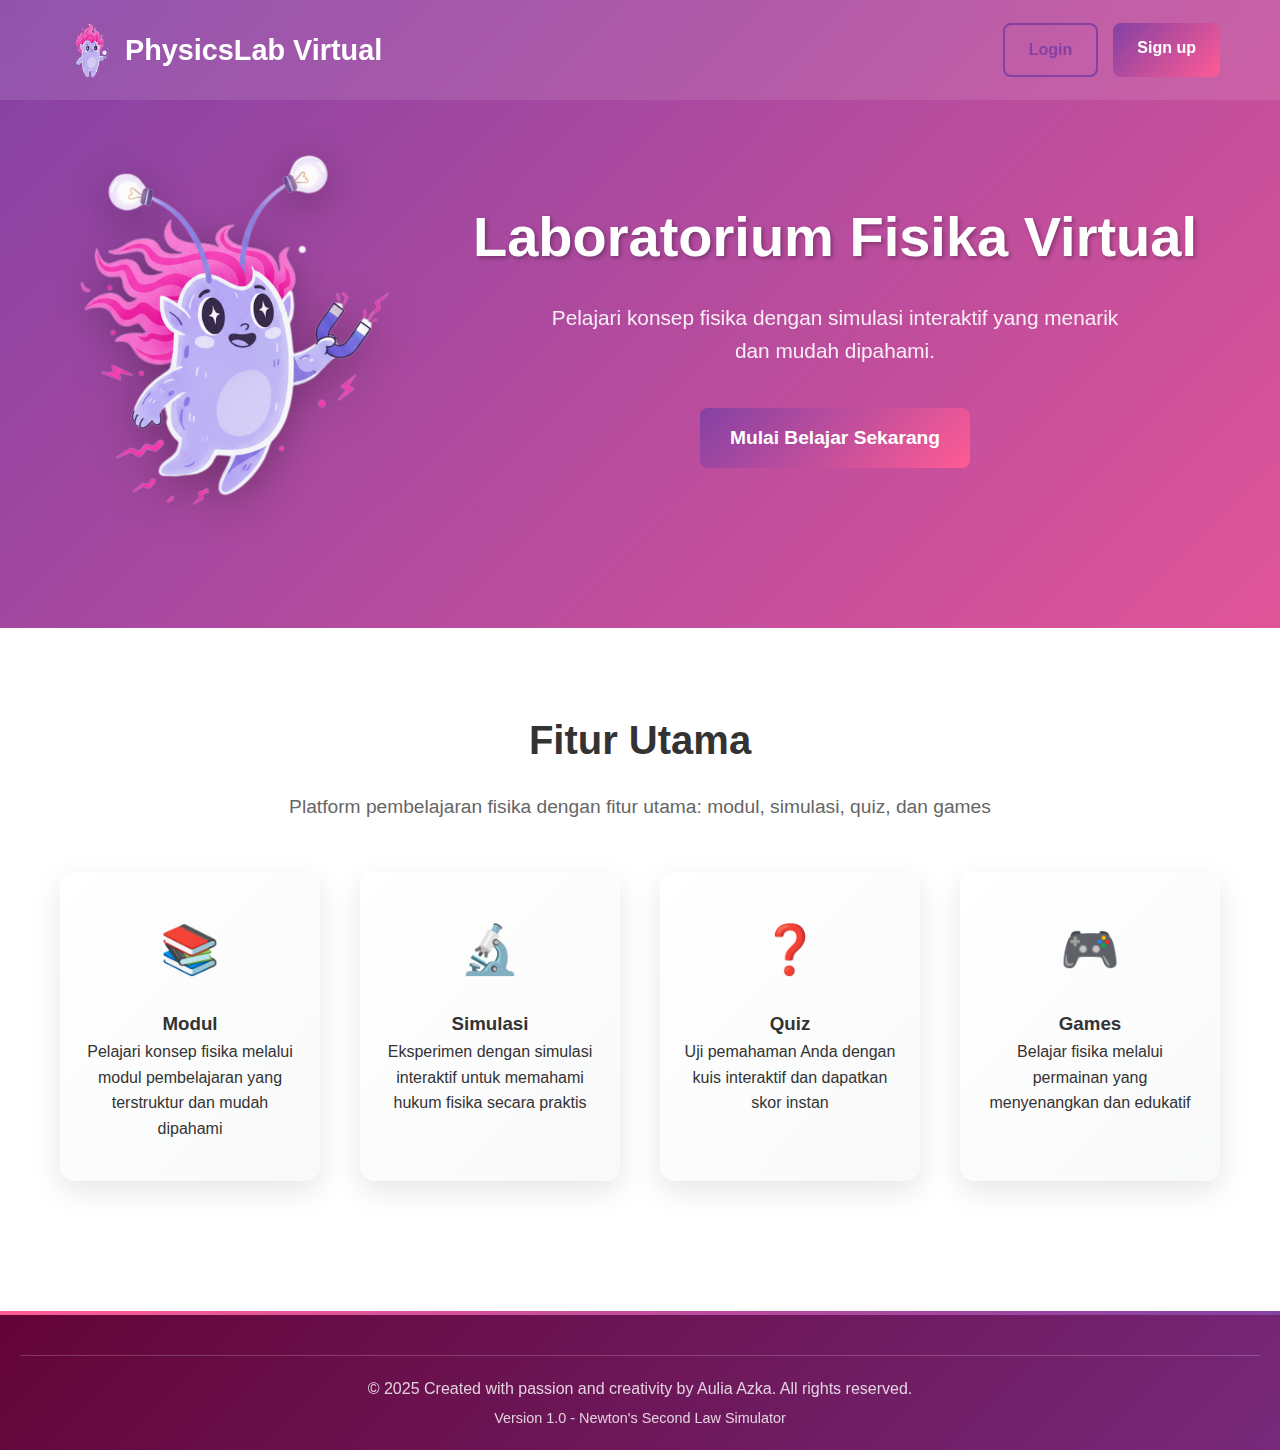
<file: frontend/index.html>
<!DOCTYPE html>
<html lang="id">
<head>
    <meta charset="UTF-8">
    <meta name="viewport" content="width=device-width, initial-scale=1.0">
    <title>PhysicsLab Virtual - Landingpage</title>
    <link rel="stylesheet" href="css/style.css">
</head>
<body>
    <div id="landingPage" class="landing-page">
        <nav class="navbar">
            <div class="container">
                <div class="nav-content">
                    <div class="logo">
                        <img src="assets/4.png" alt="PhysicsLab Logo" style="width: 60px; height: 60px; margin-right: -5px; vertical-align: middle;"> PhysicsLab Virtual
                    </div>
                    <div class="nav-buttons">
                        <a href="pages/auth.html?mode=login" class="btn btn-secondary">Login</a>
                        <a href="pages/auth.html?mode=signup" class="btn btn-primary">Sign up</a>
                    </div>
                </div>
            </div>
        </nav>

        <section class="hero">
            <div class="container">
                <div class="hero-content" style="display: flex; align-items: center; gap: 40px; min-height: 400px;">
                    <div class="hero-mascot" style="flex: 0 0 300px; text-align: center; position: relative;">
                        <img src="assets/5.png" alt="PhysicsLab Virtual Mascot" style="width: 350px; height: 420px; object-fit: contain; filter: drop-shadow(0 10px 20px rgba(0,0,0,0.3)); animation: float 3s ease-in-out infinite;">
                        <style>
                            @keyframes float {
                                0%, 100% { transform: translateY(0px); }
                                50% { transform: translateY(-10px); }
                            }
                        </style>
                    </div>
                    <div class="hero-text" style="flex: 1; padding-left: center;">
                        <h1>Laboratorium Fisika Virtual</h1>
                        <p>Pelajari konsep fisika dengan simulasi interaktif yang menarik dan mudah dipahami.</p>
                        <a href="pages/auth.html" class="btn btn-gradient-flip" style="font-size: 1.2rem; padding: 15px 30px;">
                            <span>Mulai Belajar Sekarang</span>
                        </a>
                    </div>
                </div>
            </div>
        </section>

        <section class="features">
            <div class="container">
                <h2 style="text-align: center; font-size: 2.5rem; margin-bottom: 20px;">Fitur Utama</h2>
                <p style="text-align: center; font-size: 1.2rem; color: #666; margin-bottom: 50px;">
                    Platform pembelajaran fisika dengan fitur utama: modul, simulasi, quiz, dan games
                </p>

                <div class="features-grid">
                    <div class="feature-card">
                        <div class="feature-icon">📚</div>
                        <h3>Modul</h3>
                        <p>Pelajari konsep fisika melalui modul pembelajaran yang terstruktur dan mudah dipahami</p>
                    </div>
                    <div class="feature-card">
                        <div class="feature-icon">🔬</div>
                        <h3>Simulasi</h3>
                        <p>Eksperimen dengan simulasi interaktif untuk memahami hukum fisika secara praktis</p>
                    </div>
                    <div class="feature-card">
                        <div class="feature-icon">❓</div>
                        <h3>Quiz</h3>
                        <p>Uji pemahaman Anda dengan kuis interaktif dan dapatkan skor instan</p>
                    </div>
                    <div class="feature-card">
                        <div class="feature-icon">🎮</div>
                        <h3>Games</h3>
                        <p>Belajar fisika melalui permainan yang menyenangkan dan edukatif</p>
                    </div>
                </div>
            </div>
        </section>
    </div>





    <footer class="footer fade-in">
      <div class="footer-animated-line"></div>
      <div class="footer-container">
        <div class="footer-bottom">
          <div class="footer-bottom-content">
            <p>&copy; 2025 Created with passion and creativity by Aulia Azka. All rights reserved.</p>
            <p class="footer-version">Version 1.0 - Newton's Second Law Simulator</p>
          </div>
        </div>
      </div>
    </footer>
</body>
</html>
</file>
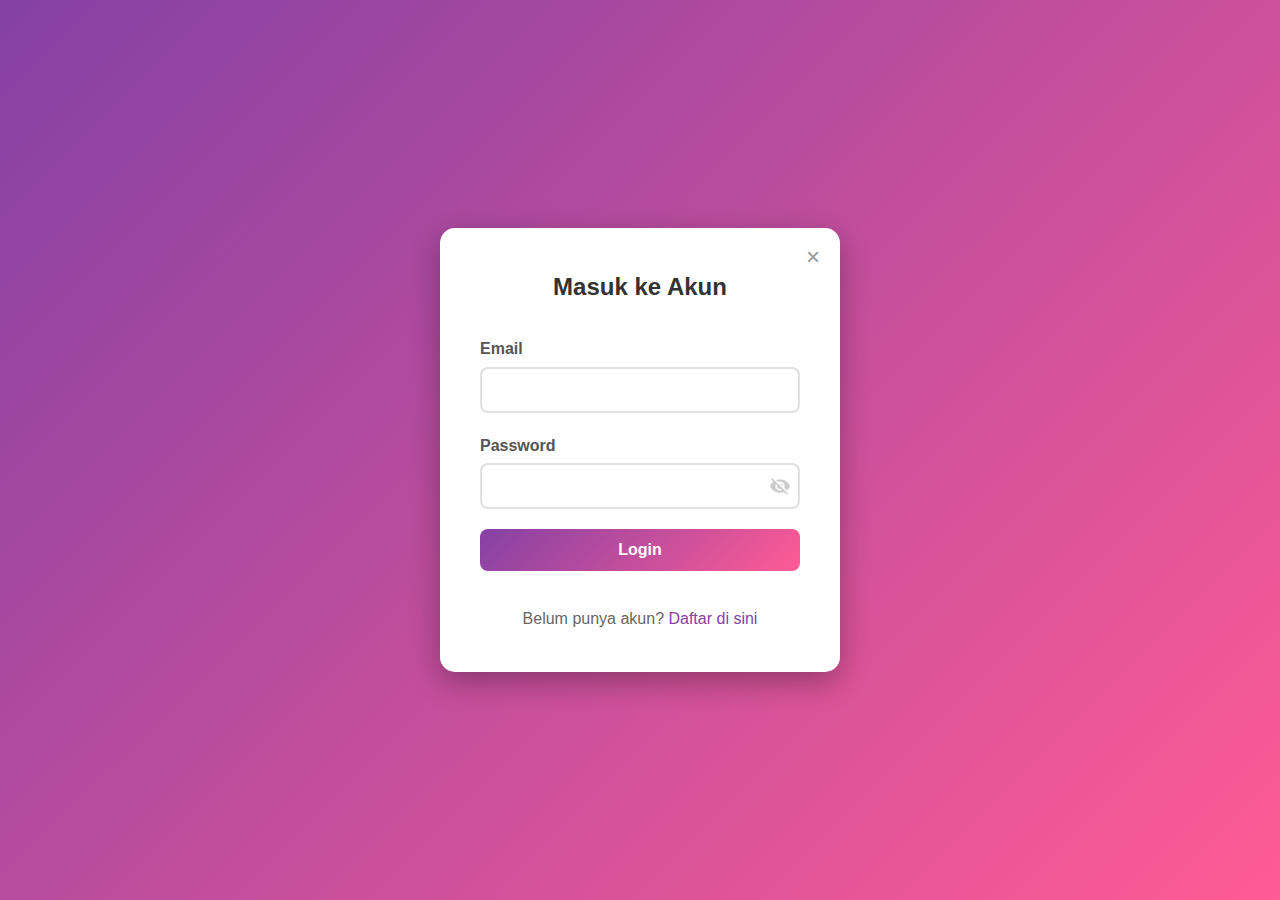
<file: frontend/pages/auth.html>
<!DOCTYPE html>
<html lang="id">
<head>
    <meta charset="UTF-8">
    <meta name="viewport" content="width=device-width, initial-scale=1.0">
    <title>Auth - PhysicsLab Virtual</title>
    <link rel="stylesheet" href="../css/auth.css">
</head>
<body>
    <div class="auth-container">
        <button class="close-btn" onclick="closeAuth()">&times;</button>
        <div id="loginForm" class="auth-form">
            <h2>Masuk ke Akun</h2>
            <form onsubmit="handleLogin(event)">
                <div class="form-group">
                    <label for="loginEmail">Email</label>
                    <input type="email" id="loginEmail" required>
                </div>
                <div class="form-group">
                    <label for="loginPassword">Password</label>
                    <div style="position: relative;">
                        <input type="password" id="loginPassword" required>
                        <button type="button" onclick="togglePassword('loginPassword')" class="password-toggle"><img src="../assets/nonvisible.png" alt="Show Password"></button>
                    </div>
                </div>
                <button type="submit" class="btn btn-primary">Login</button>
                <p class="auth-toggle">
                    Belum punya akun?
                    <a href="#" onclick="showSignup()">Daftar di sini</a>
                </p>
            </form>
        </div>
        <div id="signupForm" class="auth-form hidden">
            <h2>Buat Akun Baru</h2>
            <form onsubmit="handleSignup(event)">
                <div class="form-group">
                    <label for="signupName">Nama Lengkap</label>
                    <input type="text" id="signupName" required>
                </div>
                <div class="form-group">
                    <label for="signupEmail">Email</label>
                    <input type="email" id="signupEmail" required>
                </div>
                <div class="form-group">
                    <label for="signupPassword">Password</label>
                    <div style="position: relative;">
                        <input type="password" id="signupPassword" required>
                        <button type="button" onclick="togglePassword('signupPassword')" class="password-toggle"><img src="../assets/nonvisible.png" alt="Show Password"></button>
                    </div>
                </div>
                <div class="form-group">
                    <label for="signupConfirm">Konfirmasi Password</label>
                    <div style="position: relative;">
                        <input type="password" id="signupConfirm" required>
                        <button type="button" onclick="togglePassword('signupConfirm')" class="password-toggle"><img src="../assets/nonvisible.png" alt="Show Password"></button>
                    </div>
                </div>
                <button type="submit" class="btn btn-primary">Sign up</button>
                <p class="auth-toggle">
                    Sudah punya akun?
                    <a href="#" onclick="showLogin()">Masuk di sini</a>
                </p>
            </form>
        </div>
    </div>
    <script src="../js/config.js"></script>
    <script src="../js/auth.js"></script>
</body>
</html>
</file>
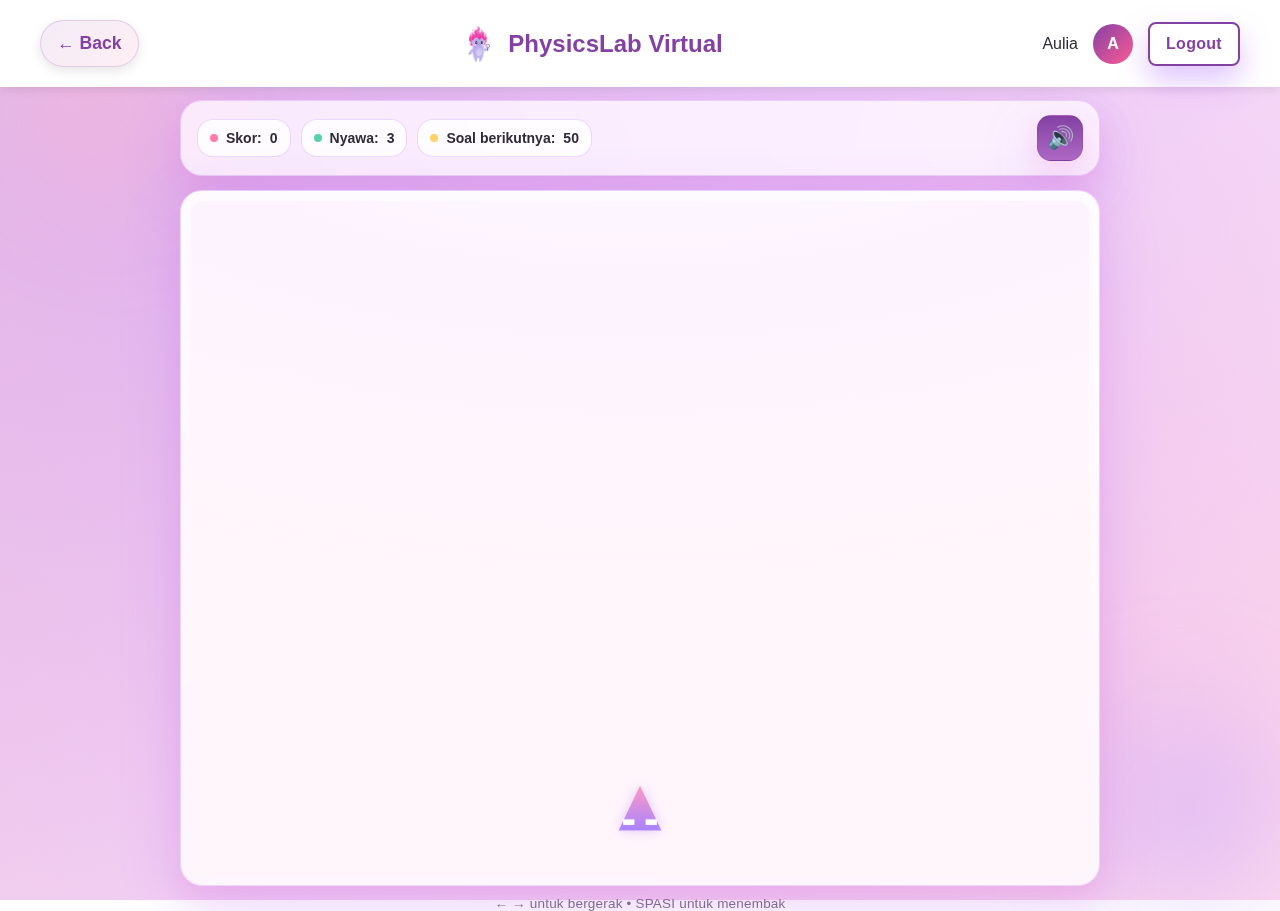
<file: frontend/pages/games.html>
<!DOCTYPE html>
<html lang="id">
<head>
  <meta charset="UTF-8" />
  <meta name="viewport" content="width=device-width, initial-scale=1.0" />
  <title>Physics Space Shooter — Pastel Polished</title>
  <link rel="stylesheet" href="../css/games.css" />
</head>
<body>
  <header class="dashboard-header">
    <div class="container">
      <div class="dashboard-nav">
        <button class="back-button" onclick="goBackToDashboard()">
          ← Back
        </button>
        <div class="logo">
          <img src="../assets/4.png" alt="" style="width: 40px; height: 40px; margin-right: 10px; vertical-align: middle;"> PhysicsLab Virtual
        </div>
        <div class="user-info">
          <span id="userName">Aulia</span>
          <div class="avatar" id="userAvatar" onclick="window.location.href='profile-settings.html'" style="cursor: pointer;">A</div>
          <button class="btn btn-secondary" onclick="logout()" style="padding: 8px 16px;">
            Logout
          </button>
        </div>
      </div>
    </div>
  </header>

  <div class="orb one"></div>
  <div style="height: 100px;"></div>
  <div class="orb two"></div>
  <div id="gameContainer">
    <div class="hud card">
      <div class="badges">
        <div class="badge" aria-live="polite"><span class="dot score"></span> Skor: <span id="score">0</span></div>
        <div class="badge"><span class="dot lives"></span> Nyawa: <span id="lives">3</span></div>
        <div class="badge"><span class="dot next"></span> Soal berikutnya: <span id="nextQuiz">50</span></div>
      </div>
      <div class="hud-right">
        <button id="soundToggle" title="Hidup/Matikan Suara" aria-label="Hidup/Matikan Suara">🔊</button>
      </div>
    </div>
    <div class="stage card">
      <canvas id="gameCanvas" width="800" height="600"></canvas>
    </div>
    <div id="controls">← → untuk bergerak • SPASI untuk menembak</div>
    <div id="quizModal" class="modal">
      <div class="modal-inner">
        <div id="quizProgress">Soal Fisika!</div>
        <h2> SOAL FISIKA </h2>
        <p id="quizQuestion"></p>
        <div id="quizOptions"></div>
        <div id="feedback"></div>
      </div>
    </div>
    <div id="gameOver" class="modal">
      <div class="modal-inner" style="text-align:center;">
        <h1>Permainan Selesai</h1>
        <p>Skor Akhir: <strong><span id="finalScore">0</span></strong></p>
        <p>Soal Terjawab: <strong><span id="quizAnswered">0</span></strong></p>
        <button class="btn" id="restartBtn">Main Lagi</button>
      </div>
    </div>
  </div>
  <script src="../js/games.js"></script>
</body>
</html>
</file>
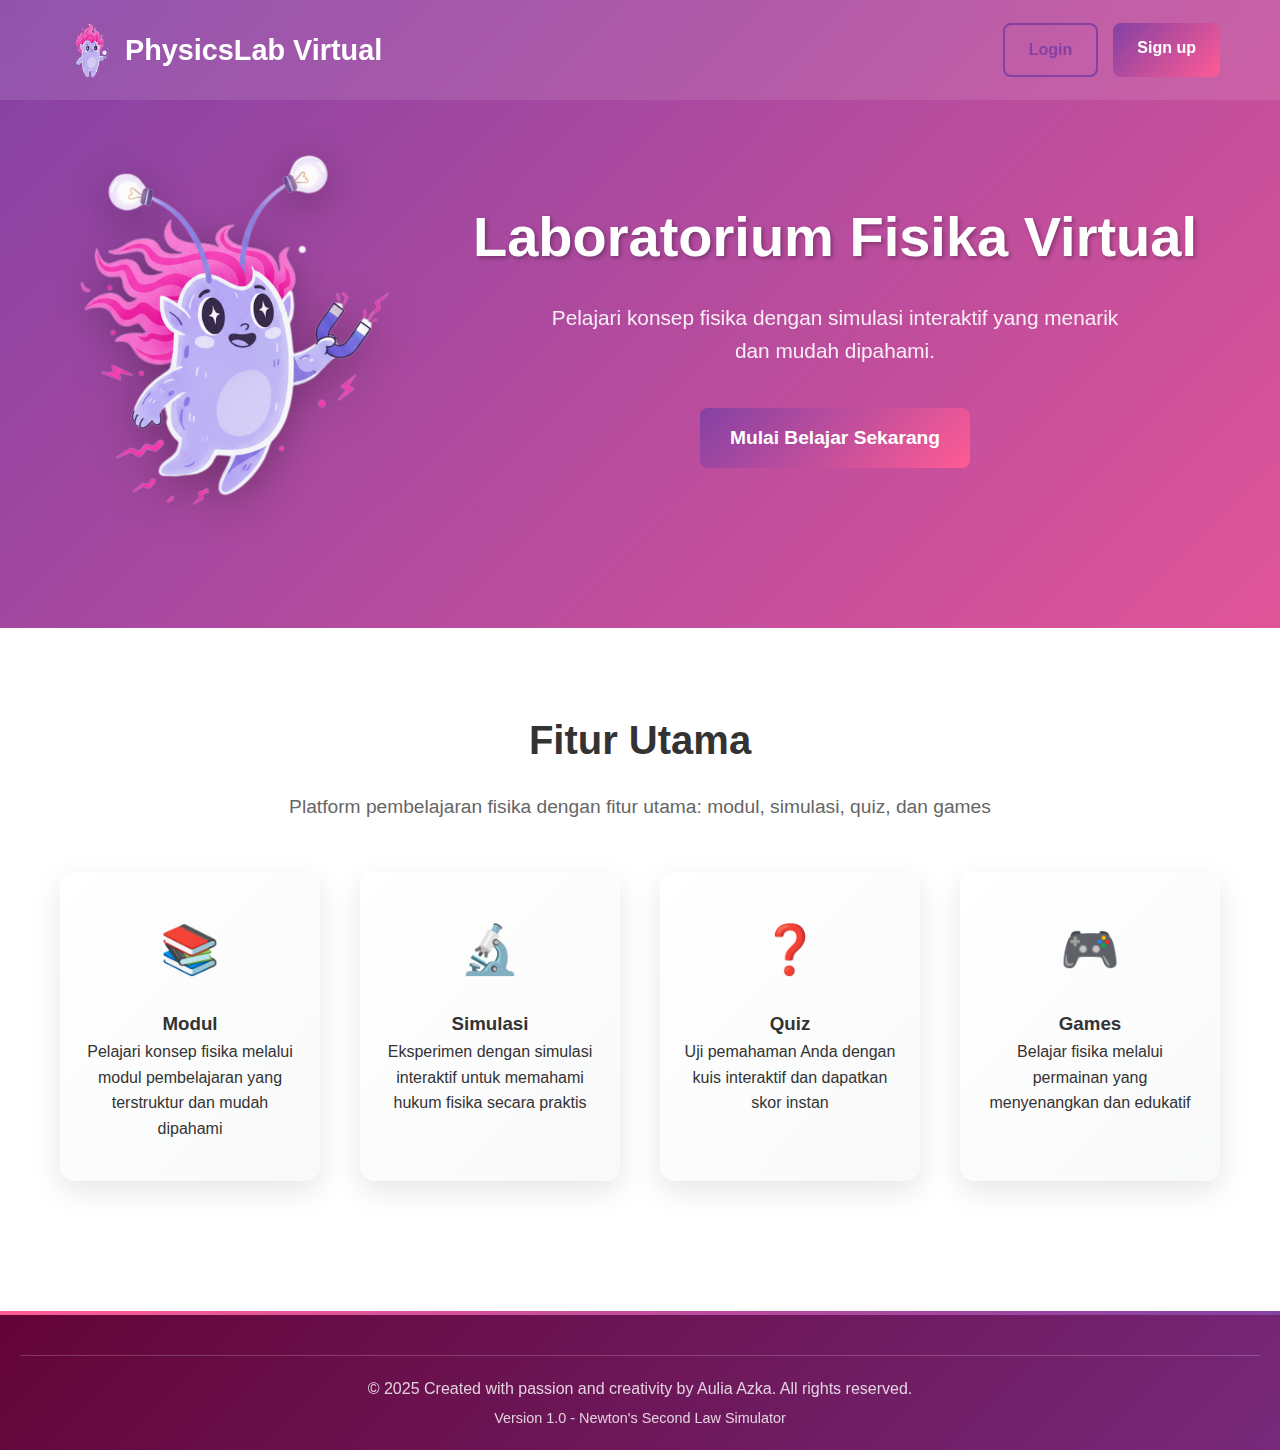
<file: frontend/pages/homepage.html>
<!DOCTYPE html>
<html lang="id">
<head>
    <meta charset="UTF-8">
    <meta name="viewport" content="width=device-width, initial-scale=1.0">
    <title>PhysicsLab Virtual - Homepage</title>
    <link rel="stylesheet" href="../css/homepage.css">
</head>
<body>
    <div class="dashboard">
        <header class="dashboard-header">
            <div class="container">
                <div class="dashboard-nav">
                    <div class="logo">
                        <img src="../assets/4.png" alt="PhysicsLab Logo" style="width: 40px; height: 40px; margin-right: 0px; vertical-align: middle;">
                        PhysicsLab Virtual
                    </div>
                    <div class="user-info">
                        <span id="userName">John Doe</span>
                        <div class="avatar" id="userAvatar" onclick="window.location.href='profile-settings.html'" style="cursor: pointer;">JD</div>
                        <button class="btn btn-secondary" onclick="logout()" style="padding: 8px 16px;">Logout</button>
                    </div>
                </div>
            </div>
        </header>

        <main class="dashboard-content">
            <div class="container">
                <div class="welcome-section fade-in">
                    <h1>Selamat Datang di PhysicsLab Virtual!</h1>
                    <p>Eksplorasi fisika dengan simulasi interaktif, games edukatif, dan materi pembelajaran yang lengkap</p>
                    <div class="floating-particles">
                        <div class="particle particle-1"></div>
                        <div class="particle particle-2"></div>
                        <div class="particle particle-3"></div>
                    </div>
                </div>

                <div class="nav-tabs">
                    <button class="nav-tab" onclick="switchTab('modul')" data-tab="modul">
                        <span class="icon">📚</span><span>Modul</span>
                    </button>
                    <button class="nav-tab active" onclick="switchTab('simulasi')" data-tab="simulasi">
                        <span class="icon">🔬</span><span>Simulation</span>
                    </button>
                    <button class="nav-tab" onclick="switchTab('quiz')" data-tab="quiz">
                        <span class="icon">❓</span><span>Quiz</span>
                    </button>
                    <button class="nav-tab" onclick="window.location.href='games.html'">
                        <span class="icon">🎮</span><span>Games</span>
                    </button>
                </div>

                <div id="simulasi-content" class="content-section active"><div class="content-grid" id="simulasiGrid"></div></div>
                <div id="quiz-content" class="content-section"><div class="content-grid" id="quizGrid"></div></div>
                <div id="modul-content" class="content-section"><div class="content-grid" id="modulGrid"></div></div>
            </div>
        </main>
    </div>

    <footer class="footer fade-in">
      <div class="footer-animated-line"></div>
      <div class="footer-container">
        <div class="footer-bottom">
          <div class="footer-bottom-content">
            <p>&copy; 2025 Created with passion and creativity by Aulia Azka. All rights reserved.</p>
            <p class="footer-version">Version 1.0 - Newton's Second Law Simulator</p>
          </div>
        </div>
      </div>
    </footer>

    <script src="../js/homepage.js"></script>
</body>
</html>
</file>
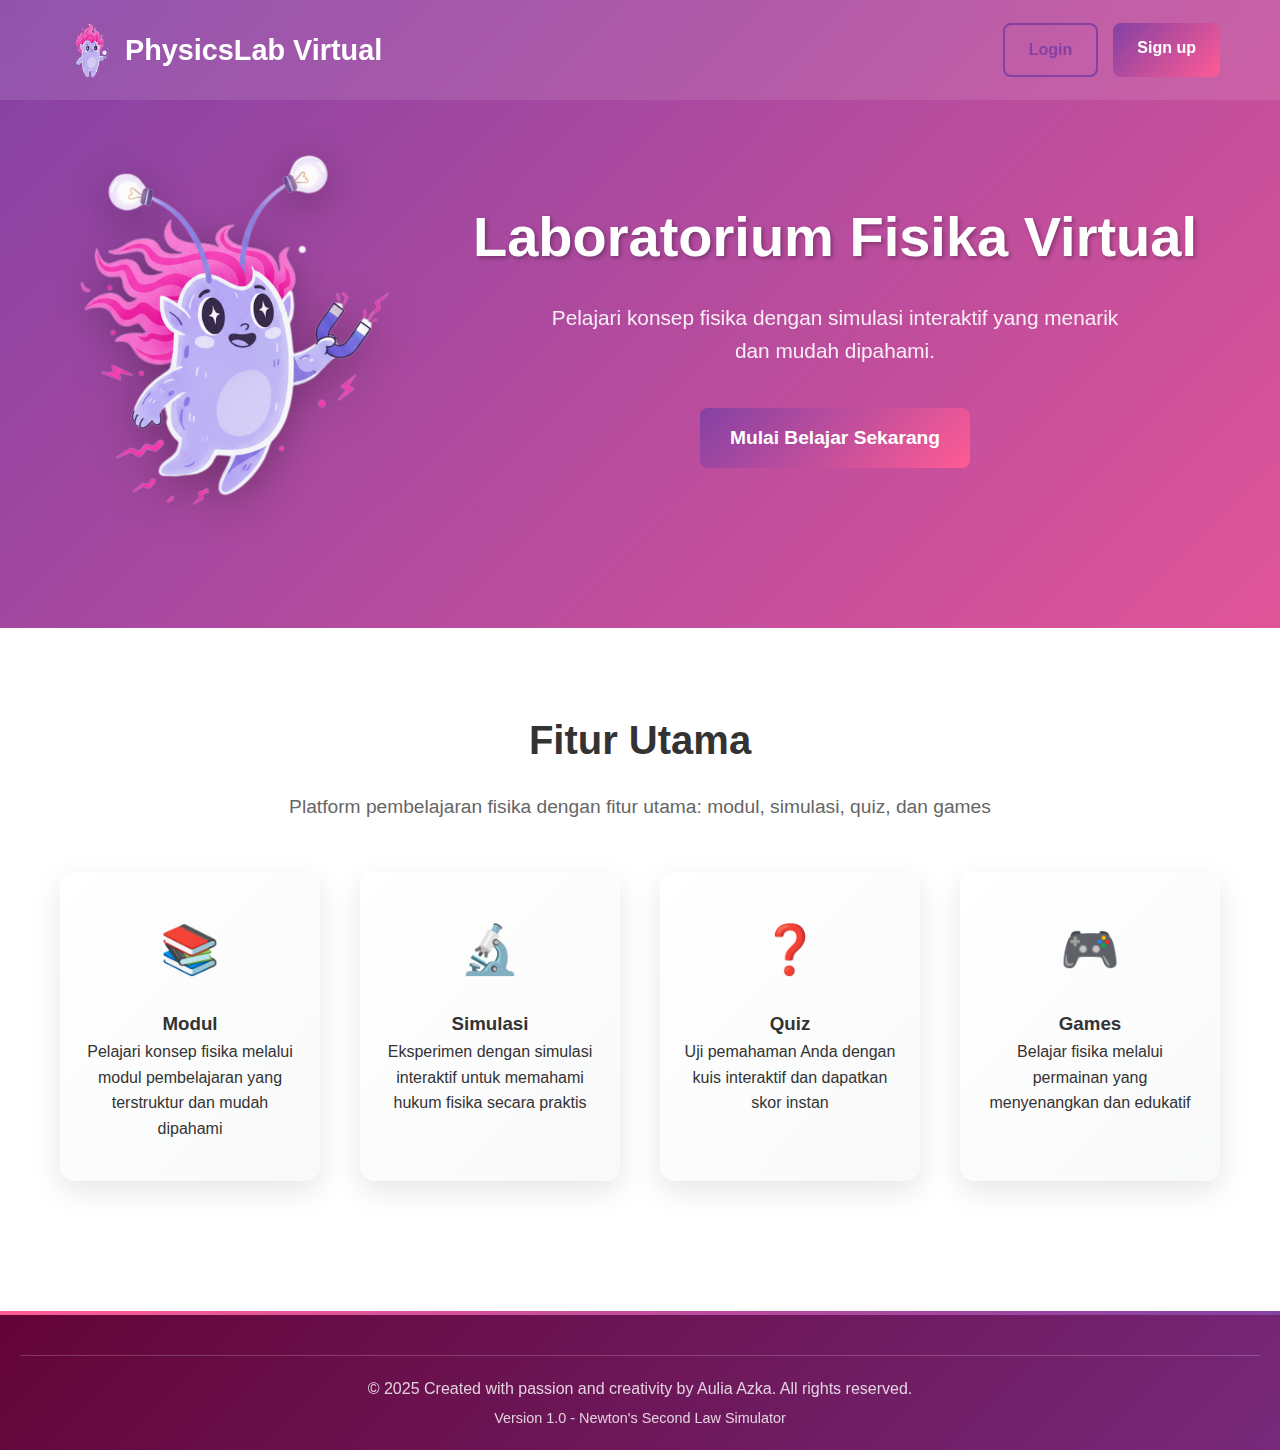
<file: frontend/pages/modul-hukum-newton.html>
<!DOCTYPE html>
<html lang="id">
<head>
    <meta charset="UTF-8">
    <meta name="viewport" content="width=device-width, initial-scale=1.0">
    <title>Modul Hukum Newton II - PhysicsLab Virtual</title>
    <link rel="stylesheet" href="../css/modul-hukum-newton.css"/>
</head>
<body>
    <div class="dashboard">
        <header class="dashboard-header">
            <div class="container">
                <div class="dashboard-nav">
                    <button class="back-button" onclick="goBackToDashboard()">
                        ← Back
                    </button>
                    <div class="logo">
                        <img src="../assets/4.png" alt="PhysicsLab Logo" style="width: 40px; height: 40px; margin-right: 10px; vertical-align: middle;"> PhysicsLab Virtual
                    </div>
                    <div class="user-info">
                        <span id="userName">John Doe</span>
                        <div class="avatar" id="userAvatar" onclick="window.location.href='profile-settings.html'" style="cursor: pointer;">JD</div>
                        <button class="btn btn-secondary" onclick="logout()" style="padding: 8px 16px;">
                            Logout
                        </button>
                    </div>
                </div>
            </div>
        </header>

        <main class="dashboard-content">
            <div class="container">
                <div class="module-header fade-in">
                    <h1>Modul Hukum Newton II</h1>
                    <p>Hubungan Gaya, Massa, dan Percepatan</p>
                </div>

                <div class="toc fade-in">
                    <h3>📖 Daftar Isi</h3>
                    <div class="toc-nav">
                        <a href="#introduction" class="toc-link">Pendahuluan</a>
                        <a href="#principles" class="toc-link">Prinsip Dasar</a>
                        <a href="#applications" class="toc-link">Aplikasi Nyata</a>
                        <a href="#examples" class="toc-link">Contoh Perhitungan</a>
                        <a href="#calculator" class="toc-link">Kalkulator Interaktif</a>
                    </div>
                </div>

                <div class="theory-content fade-in" id="introduction">
                    <button class="section-toggle" onclick="toggleSection('intro-content')">
                        📚 Pendahuluan Hukum Newton II
                    </button>
                    <div class="section-content" id="intro-content">
                        <p style="font-size: 1.1rem; margin-bottom: 20px;">
                            <strong>Hukum Newton II</strong> adalah salah satu hukum fundamental dalam fisika yang menjelaskan hubungan antara gaya, massa, dan percepatan suatu benda.
                        </p>
                        <div class="formula-display" style="margin: 15px 0; padding: 15px; background: linear-gradient(135deg, #FF5B94, #8441A4); color: white; border-radius: 10px; text-align: center;">
                            <div style="font-size: 1.8rem; font-weight: bold; margin-bottom: 3px;">F = m × a</div>
                            <div style="font-size: 0.95rem; opacity: 0.9;">Gaya = Massa × Percepatan</div>
                        </div>
                        <div class="theory-grid">
                            <div class="concept-card">
                                <div class="concept-title">F (Gaya)</div>
                                <p>Gaya total yang bekerja pada benda, diukur dalam Newton (N)</p>
                            </div>
                            <div class="concept-card">
                                <div class="concept-title">m (Massa)</div>
                                <p>Jumlah materi dalam benda, diukur dalam kilogram (kg)</p>
                            </div>
                            <div class="concept-card">
                                <div class="concept-title">a (Percepatan)</div>
                                <p>Perubahan kecepatan per satuan waktu, diukur dalam m/s²</p>
                            </div>
                        </div>
                    </div>
                </div>

                <div class="theory-content fade-in" id="principles">
                    <button class="section-toggle" onclick="toggleSection('principles-content')">
                        ⚖️ Prinsip Dasar
                    </button>
                    <div class="section-content" id="principles-content">
                        <div class="theory-grid">
                            <div class="concept-card">
                                <div class="concept-title">Hubungan Proporsional</div>
                                <p>Percepatan berbanding lurus dengan gaya total yang bekerja pada benda</p>
                            </div>
                            <div class="concept-card">
                                <div class="concept-title">Hubungan Terbalik</div>
                                <p>Percepatan berbanding terbalik dengan massa benda</p>
                            </div>
                        </div>
                    </div>
                </div>

                <div class="theory-content fade-in" id="applications">
                    <button class="section-toggle" onclick="toggleSection('applications-content')">
                        🌍 Aplikasi Nyata
                    </button>
                    <div class="section-content" id="applications-content">
                        <div class="theory-grid">
                            <div class="concept-card">
                                <div class="concept-title">Mobil vs Truk</div>
                                <p>Mobil ringan lebih mudah dipercepat dibanding truk berat dengan mesin yang sama</p>
                            </div>
                            <div class="concept-card">
                                <div class="concept-title">Olahraga</div>
                                <p>Atlet menggunakan teknik untuk memaksimalkan gaya dan meminimalkan massa efektif</p>
                            </div>
                        </div>
                    </div>
                </div>

                <div class="theory-content fade-in" id="examples">
                    <button class="section-toggle" onclick="toggleSection('examples-content')">
                        🧮 Contoh Perhitungan
                    </button>
                    <div class="section-content" id="examples-content">
                        <div class="examples-grid">
                            <div class="example-card">
                                <div class="example-title">Contoh 1: Mobil Ringan</div>
                                <p style="font-size: 0.9rem; color: #666;">Mobil ringan dengan gaya mesin 2000 N menghasilkan percepatan berapa?</p>
                                <div class="example-values">
                                    m = 1000 kg<br/>
                                    F = 2000 N<br/>
                                    <span class="answer-hidden">a = F/m = 2000/1000 = 2 m/s²</span>
                                </div>
                                <button class="show-answer-btn" onclick="showAnswer(this)">Tampilkan Jawaban</button>
                            </div>

                            <div class="example-card">
                                <div class="example-title">Contoh 2: Truk Berat</div>
                                <p style="font-size: 0.9rem; color: #666;">Truk berat dengan gaya mesin yang sama menghasilkan percepatan berapa?</p>
                                <div class="example-values">
                                    m = 5000 kg<br/>
                                    F = 2000 N<br/>
                                    <span class="answer-hidden">a = F/m = 2000/5000 = 0.4 m/s²</span>
                                </div>
                                <button class="show-answer-btn" onclick="showAnswer(this)">Tampilkan Jawaban</button>
                            </div>

                            <div class="example-card">
                                <div class="example-title">Contoh 3: Gaya Ganda</div>
                                <p style="font-size: 0.9rem; color: #666;">Dengan menggandakan gaya, percepatan menjadi berapa?</p>
                                <div class="example-values">
                                    m = 1000 kg<br/>
                                    F = 4000 N<br/>
                                    <span class="answer-hidden">a = F/m = 4000/1000 = 4 m/s²</span>
                                </div>
                                <button class="show-answer-btn" onclick="showAnswer(this)">Tampilkan Jawaban</button>
                            </div>
                        </div>
                    </div>
                </div>

                <div class="calculator fade-in" id="calculator">
                    <h3>🧮 Kalkulator Hukum Newton II</h3>
                    <div class="calc-inputs">
                        <div class="calc-input">
                            <label for="calc-mass">Massa (kg)</label>
                            <input type="number" id="calc-mass" placeholder="Masukkan massa">
                        </div>
                        <div class="calc-input">
                            <label for="calc-force">Gaya (N)</label>
                            <input type="number" id="calc-force" placeholder="Masukkan gaya">
                        </div>
                    </div>
                    <button class="btn btn-primary" onclick="calculateAcceleration()">Hitung Percepatan</button>
                    <div class="calc-result" id="calc-result">Percepatan: - m/s²</div>
                </div>



                <div style="text-align: center; margin: 20px 0 60px 0;">
                    <button class="btn btn-primary" onclick="goToSimulation()">
                        🚀 Coba Simulasi Interaktif
                    </button>
                </div>
            </div>
        </main>
    </div>

    <footer class="footer fade-in">
        <div class="footer-animated-line"></div>
        <div class="footer-container">
            <div class="footer-grid">
                <div class="footer-section">
                    <h3 class="footer-title">PhysicsLab Virtual</h3>
                    <p class="footer-description">
                        Platform pembelajaran interaktif untuk memahami konsep fisika dengan simulasi real-time yang akurat dan menyenangkan.
                    </p>
                </div>

                <div class="footer-section">
                    <h4 class="footer-subtitle">Navigasi</h4>
                    <ul class="footer-links">
                        <li><a href="../pages/homepage.html" class="footer-link">Homepage</a></li>
                        <li><a href="../pages/simulation-hukum-newton.html?lab=newton-laws" class="footer-link">Simulasi</a></li>
                        <li><a href="../pages/quiz.html" class="footer-link">Quiz</a></li>
                    </ul>
                </div>

                <div class="footer-section">
                    <h4 class="footer-subtitle">Informasi</h4>
                    <ul class="footer-links">
                        <li><a href="#" class="footer-link" onclick="showAbout()">Tentang</a></li>
                        <li><a href="#" class="footer-link" onclick="showHelp()">Bantuan</a></li>
                    </ul>
                </div>

                <div class="footer-section">
                    <h4 class="footer-subtitle">Kontak</h4>
                    <p style="opacity: 0.8; margin-bottom: 10px;">support@physiclab.com</p>
                </div>
            </div>

            <div class="footer-bottom">
                <div class="footer-bottom-content">
                    <p>&copy; 2025 Created with passion and creativity by Aulia Azka. All rights reserved.</p>
                    <p class="footer-version">Version 1.0 - Newton's Second Law Module</p>
                </div>
            </div>
        </div>
    </footer>
    <script src="../js/modul-hukum-newton.js"></script>
</body>
</html>
</file>
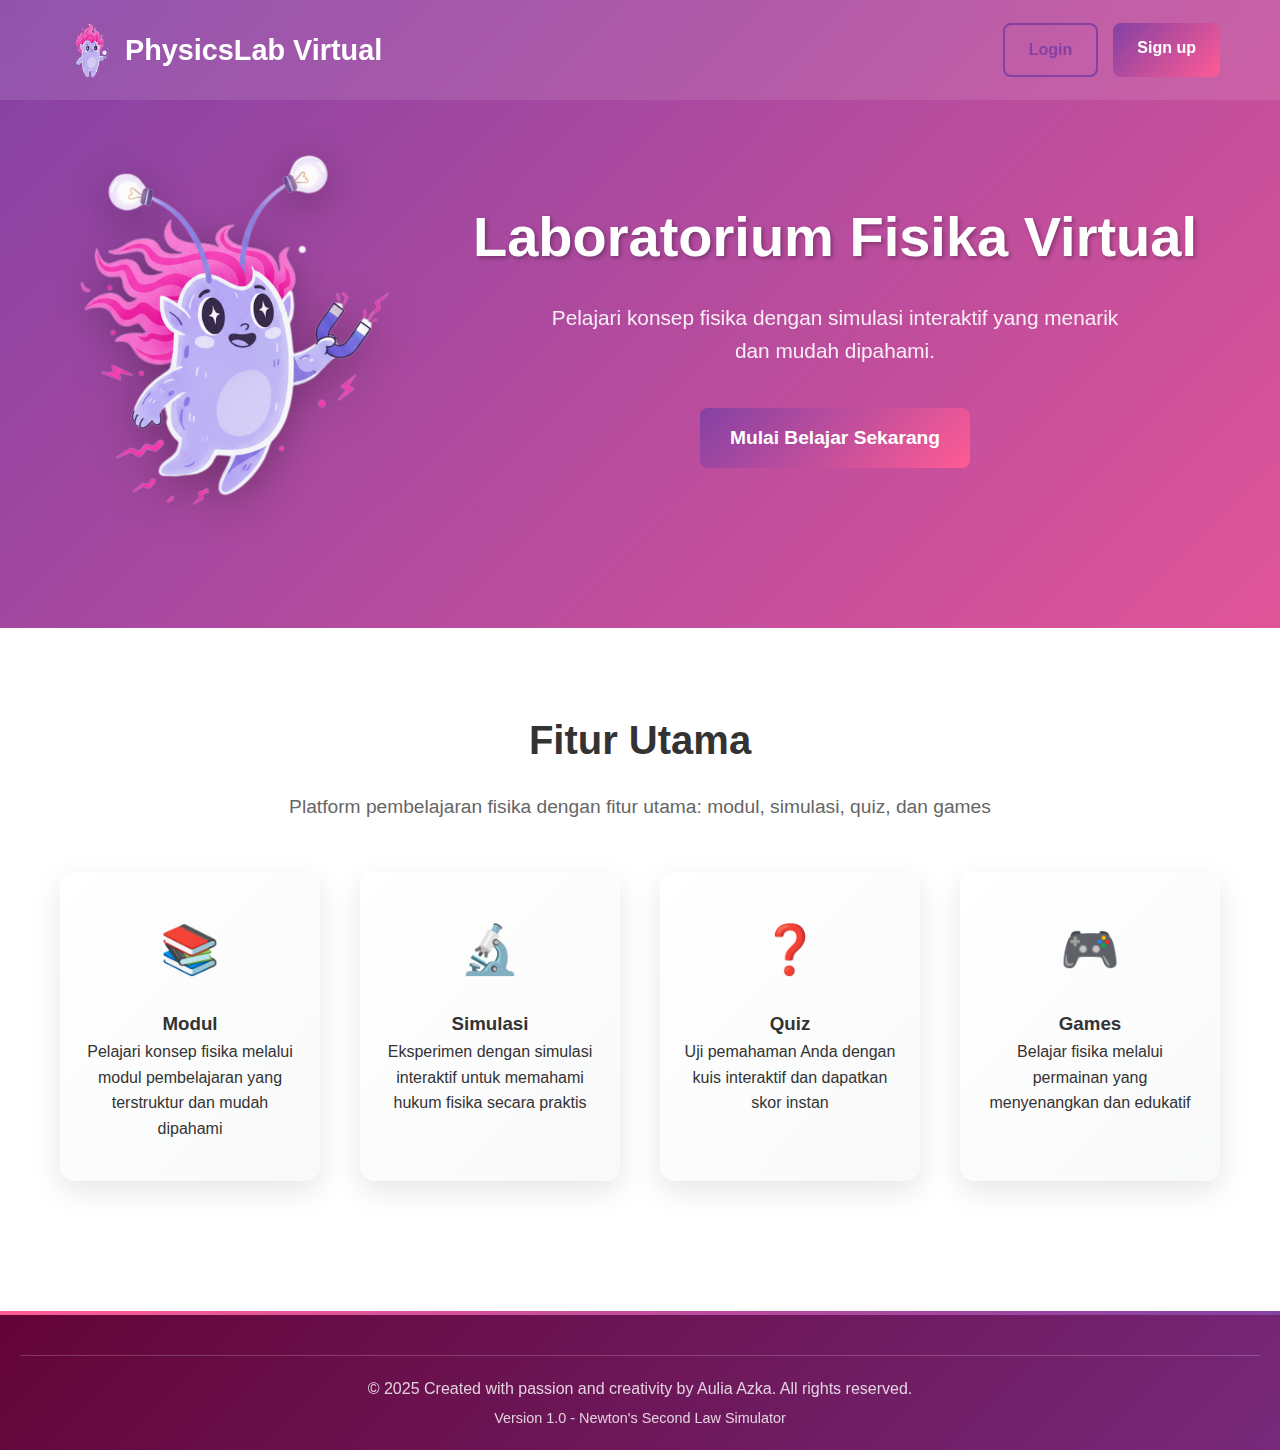
<file: frontend/pages/profile-settings.html>
<!DOCTYPE html>
<html lang="en">
<head>
    <meta charset="UTF-8">
    <meta name="viewport" content="width=device-width, initial-scale=1.0">
    <title>Profile Settings - PhysicsLab Virtual</title>
    <link rel="stylesheet" href="../css/profile-settings.css">
    <link rel="stylesheet" href="../css/style.css">
</head>
<body>
    <div class="dashboard">
        <header class="dashboard-header">
            <div class="container">
                <div class="dashboard-nav">
                    <button class="back-button" onclick="goBackToDashboard()">
                        ← Back
                    </button>
                    <div class="logo">
                        <img src="../assets/4.png" alt="PhysicsLab Logo" style="width: 40px; height: 40px; margin-right: 10px; vertical-align: middle;"> PhysicsLab Virtual
                    </div>
                    <div class="user-info">
                        <span id="userName">Aulia User</span>
                        <div class="avatar" id="userAvatar">AU</div>
                        <button class="btn btn-secondary" onclick="logout()" style="padding: 8px 16px;">
                            Logout
                        </button>
                    </div>
                </div>
            </div>
        </header>

        <main class="dashboard-content">
            <div class="container">
                <div class="profile-container">
                    <section class="decorative-section">
                        <div class="image-wrapper">
                            <img src="../assets/1.png" alt="Decorative character with antennas" class="decorative-image">
                            <div class="bubble top"></div>
                            <div class="bubble bottom"></div>
                            <div class="bubble left-side"></div>
                            <div class="bubble right-side"></div>
                            <div class="bubble top-left"></div>
                            <div class="bubble bottom-right"></div>
                        </div>
                    </section>

                    <section class="profile-form-section">
                        <div class="profile-photo-display">
                            <img id="profilePhotoImg" src="" alt="Profile Photo" class="profile-photo-img">
                            <div id="profilePhotoInitials" class="profile-photo-initials">AU</div>
                            <button class="edit-photo-btn" onclick="document.getElementById('photoInput').click()">✏️</button>
                        </div>
                        <input type="file" id="photoInput" accept="image/*" style="display: none;">
                        <h1>Profile Settings</h1>
                        <form>
                            <div class="form-group">
                                <label for="full-name">Full Name</label>
                                <input type="text" id="full-name" name="full-name" placeholder="Enter your full name" required>
                            </div>
                            <div class="form-group">
                                <label for="email">Email</label>
                                <input type="email" id="email" name="email" placeholder="Enter your email" required>
                            </div>

                            <div class="form-group">
                                <label for="new-password">New Password</label>
                                <input type="password" id="new-password" name="new-password" placeholder="Enter new password">
                            </div>
                            <div class="form-group">
                                <label for="confirm-password">Confirm Password</label>
                                <input type="password" id="confirm-password" name="confirm-password" placeholder="Confirm new password">
                            </div>
                            <div class="button-group">
                                <button type="submit" class="update-btn">Update</button>
                                <button type="button" class="cancel-btn">Cancel</button>
                            </div>
                        </form>
                    </section>
                </div>
            </div>
        </main>
    </div>
    <script src="../js/config.js"></script>
    <script src="../js/profile-settings.js"></script>
</body>
</html>
</file>
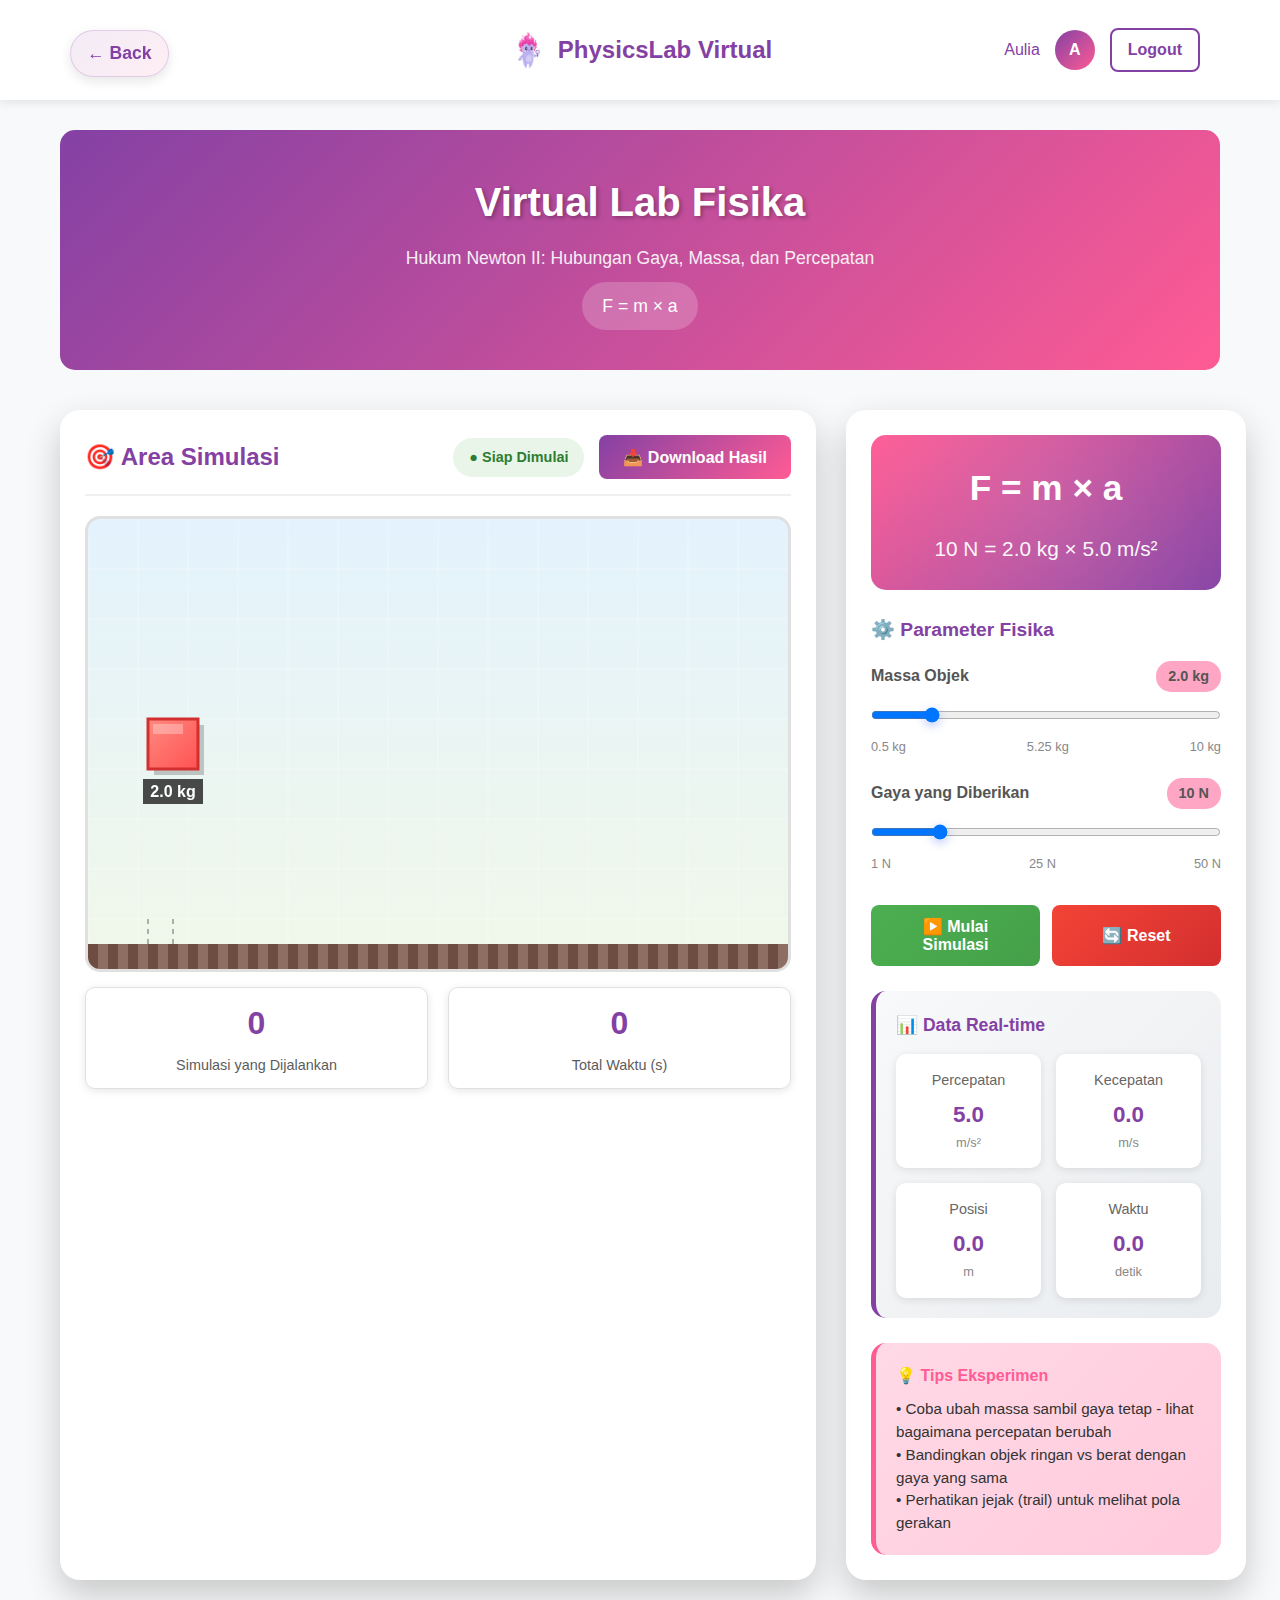
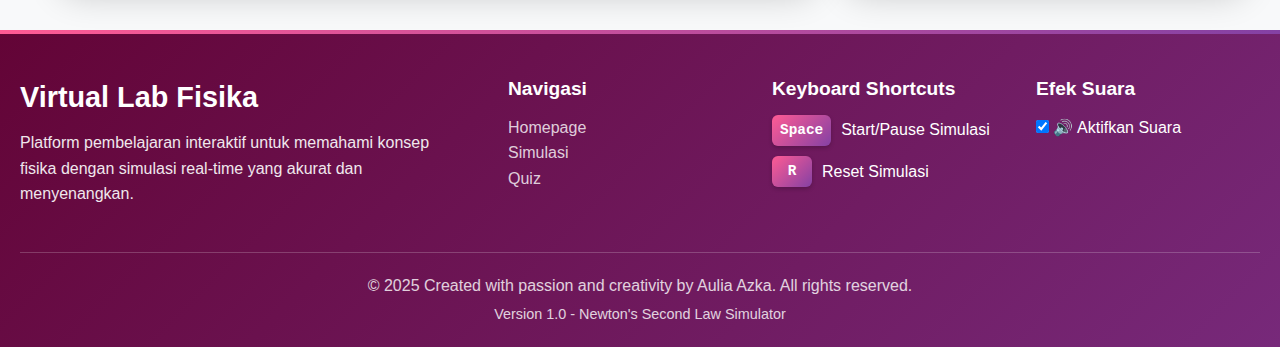
<file: frontend/pages/simulation-hukum-newton.html>
<!DOCTYPE html>
<html lang="id">
<head>
  <meta charset="UTF-8" />
  <meta name="viewport" content="width=device-width, initial-scale=1.0"/>
  <title>Virtual Lab - Hukum Newton II (F = ma)</title>
  <link rel="stylesheet" href="../css/simulation-hukum-newton.css"/>
</head>
<body class="dashboard">
  <header class="dashboard-header">
    <div class="container">
      <div class="dashboard-nav">
        <button class="back-button" onclick="goBackToDashboard()">
          ← Back
        </button>
        <div class="logo">
          <img src="../assets/4.png" alt="" style="width: 40px; height: 40px; margin-right: 10px; vertical-align: middle;"> PhysicsLab Virtual
        </div>
        <div class="user-info">
          <span id="userName">Aulia</span>
          <div class="avatar" id="userAvatar" onclick="window.location.href='profile-settings.html'" style="cursor: pointer;">A</div>
          <button class="btn btn-secondary" onclick="logout()" style="padding: 8px 16px;">
            Logout
          </button>
        </div>
      </div>
    </div>
  </header>

  <main class="dashboard-content">
    <div class="container">
      <div class="module-header fade-in">
        <h1>Virtual Lab Fisika</h1>
        <p>Hukum Newton II: Hubungan Gaya, Massa, dan Percepatan</p>
        <div style="background: rgba(255,255,255,0.2); padding: 10px 20px; border-radius: 25px; display: inline-block; margin-top: 10px;">
          <span style="font-size: 1.1rem;">F = m × a</span>
        </div>
      </div>

      <div class="main-content">
        <div class="simulation-section fade-in" id="simulation">
          <div class="simulation-header">
            <div class="simulation-title">🎯 Area Simulasi</div>
            <div class="simulation-controls">
              <div class="simulation-status status-ready" id="simulationStatus">
                ● Siap Dimulai
              </div>
              <button class="btn btn-download" id="downloadBtn" onclick="downloadSimulationReport && downloadSimulationReport()">
                📥 Download Hasil
              </button>
            </div>
          </div>
          <canvas id="canvas" width="700" height="450"></canvas>
          <div class="canvas-stats">
            <div class="stat-item-small">
              <div class="stat-number" id="simulationCount">0</div>
              <div class="stat-label">Simulasi yang Dijalankan</div>
            </div>
            <div class="stat-item-small">
              <div class="stat-number" id="totalTime">0</div>
              <div class="stat-label">Total Waktu (s)</div>
            </div>
          </div>
        </div>

        <div class="controls-panel fade-in" id="controls">
          <div class="formula-section">
            <div class="formula-main" id="formulaDisplay">F = m × a</div>
            <div class="formula-calculation" id="calculationDisplay">10 N = 2.0 kg × 5.0 m/s²</div>
          </div>

          <div class="control-group">
            <h3>⚙️ Parameter Fisika</h3>

            <div class="slider-group">
              <div class="slider-label">
                <span>Massa Objek</span>
                <span class="value-badge" id="massDisplay">2.0 kg</span>
              </div>
              <div class="slider-container">
                <input type="range" id="massSlider" min="0.5" max="10" step="0.1" value="2"/>
              </div>
              <div class="slider-marks">
                <span>0.5 kg</span>
                <span>5.25 kg</span>
                <span>10 kg</span>
              </div>
            </div>

            <div class="slider-group">
              <div class="slider-label">
                <span>Gaya yang Diberikan</span>
                <span class="value-badge" id="forceDisplay">10 N</span>
              </div>
              <div class="slider-container">
                <input type="range" id="forceSlider" min="1" max="50" step="1" value="10"/>
              </div>
              <div class="slider-marks">
                <span>1 N</span>
                <span>25 N</span>
                <span>50 N</span>
              </div>
            </div>
          </div>

          <div class="buttons-section">
            <button class="btn btn-start" id="startBtn">
              ▶️ Mulai Simulasi
            </button>
            <button class="btn btn-reset" id="resetBtn">
              🔄 Reset
            </button>
          </div>

          <div class="data-panel">
            <h4>📊 Data Real-time</h4>
            <div class="data-grid">
              <div class="data-item">
                <div class="data-label">Percepatan</div>
                <div class="data-value" id="accelerationValue">5.0</div>
                <div class="data-unit">m/s²</div>
              </div>
              <div class="data-item">
                <div class="data-label">Kecepatan</div>
                <div class="data-value" id="velocityValue">0.0</div>
                <div class="data-unit">m/s</div>
              </div>
              <div class="data-item">
                <div class="data-label">Posisi</div>
                <div class="data-value" id="positionValue">0.0</div>
                <div class="data-unit">m</div>
              </div>
              <div class="data-item">
                <div class="data-label">Waktu</div>
                <div class="data-value" id="timeValue">0.0</div>
                <div class="data-unit">detik</div>
              </div>
            </div>
          </div>

          <div class="tips-section">
            <div class="tips-title">💡 Tips Eksperimen</div>
            <p style="font-size: 0.95rem; line-height: 1.5;">
              • Coba ubah massa sambil gaya tetap - lihat bagaimana percepatan berubah<br/>
              • Bandingkan objek ringan vs berat dengan gaya yang sama<br/>
              • Perhatikan jejak (trail) untuk melihat pola gerakan
            </p>
          </div>
        </div>
      </div>
    </div>
  </main>

  <footer class="footer fade-in">
    <div class="footer-animated-line"></div>
    <div class="footer-container">
      <div class="footer-grid">
        <div class="footer-section">
          <h3 class="footer-title">Virtual Lab Fisika</h3>
          <p class="footer-description">
            Platform pembelajaran interaktif untuk memahami konsep fisika dengan simulasi real-time yang akurat dan menyenangkan.
          </p>
        </div>

        <div class="footer-section">
          <h4 class="footer-subtitle">Navigasi</h4>
          <ul class="footer-links">
            <li><a href="homepage.html" class="footer-link">Homepage</a></li>
            <li><a href="simulation-hukum-newton.html" class="footer-link">Simulasi</a></li>
            <li><a href="quiz.html" class="footer-link">Quiz</a></li>
          </ul>
        </div>

        <div class="footer-section">
          <h4 class="footer-subtitle">Keyboard Shortcuts</h4>
          <div class="shortcuts-list">
            <div class="shortcut-item">
              <kbd class="key">Space</kbd>
              <span>Start/Pause Simulasi</span>
            </div>
            <div class="shortcut-item">
              <kbd class="key">R</kbd>
              <span>Reset Simulasi</span>
            </div>
          </div>
        </div>

        <div class="footer-section">
          <h4 class="footer-subtitle">Efek Suara</h4>
          <div class="sound-controls">
            <div class="sound-toggle">
              <input type="checkbox" id="soundToggle" checked/>
              <label for="soundToggle" class="sound-label">
                <span class="sound-icon">🔊</span>
                <span>Aktifkan Suara</span>
              </label>
            </div>
          </div>

          <div class="footer-info">
          </div>
        </div>
      </div>

      <div class="footer-bottom">
        <div class="footer-bottom-content">
          <p>&copy; 2025 Created with passion and creativity by Aulia Azka. All rights reserved.</p>
          <p class="footer-version">Version 1.0 - Newton's Second Law Simulator</p>
        </div>
      </div>
    </div>
  </footer>
  <script src="../js/simulation-hukum-newton.js"></script>
</body>
</html>
</file>
<file: frontend/css/style.css>
/* Landingpage Styles */
* {
    margin: 0;
    padding: 0;
    box-sizing: border-box;
}

body {
    font-family: 'Segoe UI', Tahoma, Geneva, Verdana, sans-serif;
    line-height: 1.6;
    color: #333;
    overflow-x: hidden;
}

.container {
    max-width: 1200px;
    margin: 0 auto;
    padding: 0 20px;
}

.btn {
    padding: 12px 24px;
    border: none;
    border-radius: 8px;
    font-size: 1rem;
    font-weight: 600;
    cursor: pointer;
    transition: all 0.3s ease;
    text-decoration: none;
    display: inline-block;
    text-align: center;
}

.btn-primary {
    background: linear-gradient(135deg, #8441A4 0%, #FF5B94 100%);
    color: white;
}

.btn-primary:hover {
    transform: translateY(-2px);
    box-shadow: 0 5px 15px rgba(132, 65, 164, 0.4);
}

.btn-gradient-flip {
    background: linear-gradient(135deg, #8441A4 0%, #FF5B94 100%);
    color: white;
    position: relative;
    overflow: hidden;
    transition: all 0.3s ease;
}

.btn-gradient-flip::before {
    content: '';
    position: absolute;
    top: 0;
    left: 0;
    right: 0;
    bottom: 0;
    background: linear-gradient(135deg, #FF5B94 0%, #8441A4 100%);
    opacity: 0;
    transition: opacity 0.3s ease;
    z-index: 1;
}

.btn-gradient-flip:hover::before {
    opacity: 1;
}

.btn-gradient-flip:active {
    transform: translateY(-1px) scale(0.98);
}

.btn-gradient-flip:active::before {
    opacity: 1;
}

.btn-gradient-flip span {
    position: relative;
    z-index: 2;
}

.btn-secondary {
    background: transparent;
    color: #8441A4;
    border: 2px solid #8441A4;
}

.btn-secondary:hover {
    background: #8441A4;
    color: white;
}

.hidden {
    display: none !important;
}

.landing-page {
    min-height: 100vh;
    background: linear-gradient(135deg, #8441A4 0%, #FF5B94 100%);
    color: white;
}

.navbar {
    padding: 20px 0;
    position: fixed;
    top: 0;
    width: 100%;
    background: rgba(255, 255, 255, 0.1);
    backdrop-filter: blur(10px);
    z-index: 1000;
}

.nav-content {
    display: flex;
    justify-content: space-between;
    align-items: center;
}

.logo {
    font-size: 1.8rem;
    font-weight: bold;
    display: flex;
    align-items: center;
    gap: 10px;
}

.nav-buttons {
    display: flex;
    gap: 15px;
}

.hero {
    padding: 120px 0 80px;
    text-align: center;
}

.hero h1 {
    font-size: 3.5rem;
    margin-bottom: 20px;
    text-shadow: 2px 2px 4px rgba(0,0,0,0.3);
}

.hero p {
    font-size: 1.3rem;
    margin-bottom: 40px;
    opacity: 0.9;
    max-width: 600px;
    margin-left: auto;
    margin-right: auto;
}

.features {
    padding: 80px 0;
    background: white;
    color: #333;
}

.features-grid {
    display: grid;
    grid-template-columns: repeat(4, 1fr);
    gap: 40px;
    margin-top: 50px;
}

.feature-card {
    text-align: center;
    padding: 40px 20px;
    border-radius: 15px;
    box-shadow: 0 10px 30px rgba(0,0,0,0.1);
    transition: all 0.3s ease;
    background: linear-gradient(135deg, #ffffff 0%, #f8f9fa 100%);
}

.feature-card:hover {
    transform: translateY(-10px);
    box-shadow: 0 20px 40px rgba(0,0,0,0.2);
}

.feature-icon {
    font-size: 3rem;
    margin-bottom: 20px;
}

.feature-link {
    text-decoration: none;
    color: inherit;
    display: block;
    transition: all 0.3s ease;
}

.feature-link:hover .feature-card {
    transform: translateY(-15px);
    box-shadow: 0 25px 50px rgba(0,0,0,0.25);
}

.modal {
    position: fixed;
    top: 0;
    left: 0;
    width: 100%;
    height: 100%;
    background: rgba(0,0,0,0.8);
    display: flex;
    justify-content: center;
    align-items: center;
    z-index: 2000;
}

.modal-content {
    background: white;
    padding: 40px;
    border-radius: 15px;
    width: 90%;
    max-width: 400px;
    position: relative;
}

.close-btn {
    position: absolute;
    top: 15px;
    right: 20px;
    background: none;
    border: none;
    font-size: 1.5rem;
    cursor: pointer;
    color: #999;
}

.auth-form {
    text-align: center;
}

.auth-form h2 {
    margin-bottom: 30px;
    color: #333;
}

.form-group {
    margin-bottom: 20px;
    text-align: left;
}

.form-group label {
    display: block;
    margin-bottom: 5px;
    font-weight: 600;
    color: #555;
}

.form-group input {
    width: 100%;
    padding: 12px;
    border: 2px solid #e0e0e0;
    border-radius: 8px;
    font-size: 1rem;
    transition: border-color 0.3s ease;
}

.form-group input:focus {
    outline: none;
    border-color: #8441A4;
}

@media (max-width: 768px) {
    html, body {
        width: 100%;
        overflow-x: hidden;
    }

    .landing-page {
        width: 100vw;
        margin: 0;
        padding: 0;
    }

    .container {
        padding: 0 5px;
        max-width: 100%;
    }

    .navbar {
        padding: 15px 0;
        width: 100vw;
        left: 0;
        margin: 0;
    }

    .nav-content {
        flex-direction: column;
        gap: 15px;
    }

    .logo {
        font-size: 1.5rem;
    }

    .nav-buttons {
        flex-direction: row;
        gap: 10px;
        justify-content: center;
    }

    .hero h1 {
        font-size: 2.5rem;
    }

    .btn-gradient-flip {
        font-size: 1rem;
        padding: 12px 24px;
        min-height: 44px;
        -webkit-tap-highlight-color: transparent;
        touch-action: manipulation;
    }

    .btn-gradient-flip:active {
        transform: translateY(-1px) scale(0.95);
    }

    .hero-content {
        flex-direction: column;
        gap: 30px;
        min-height: auto;
        text-align: center;
    }

    .hero-mascot {
        flex: none;
        width: 100%;
        max-width: 250px;
    }

    .hero-mascot img {
        width: 200px;
        height: 250px;
    }

    .hero-text {
        padding-left: 0;
        text-align: center;
    }

    .features-grid {
        grid-template-columns: 1fr;
        gap: 20px;
    }
}

.fade-in {
    animation: fadeIn 0.5s ease-in;
}

@keyframes fadeIn {
    from { opacity: 0; transform: translateY(20px); }
    to { opacity: 1; transform: translateY(0); }
}

.slide-in {
    animation: slideIn 0.3s ease-out;
}

@keyframes slideIn {
    from { transform: translateX(-100%); }
    to { transform: translateX(0); }
}

.footer {
    background: linear-gradient(135deg, #630436 0%, #77297A 100%);
    color: white;
    margin-top: 50px;
    position: relative;
    overflow: hidden;
}

.footer-animated-line {
    height: 4px;
    background: linear-gradient(90deg, #FF5B94, #8441A4, #FF5B94);
    background-size: 200% 100%;
    animation: gradientMove 3s ease-in-out infinite;
}

@keyframes gradientMove {
    0%, 100% { background-position: 0% 50%; }
    50% { background-position: 100% 50%; }
}

.footer-container {
    max-width: 1400px;
    margin: 0 auto;
    padding: 40px 20px 20px;
}

.footer-grid {
    display: grid;
    grid-template-columns: 2fr 1fr 1fr 1fr;
    gap: 40px;
    margin-bottom: 30px;
}

.footer-section h3,
.footer-section h4 {
    margin-bottom: 20px;
}

.footer-title {
    font-size: 1.8rem;
    color: #FFFFFF;
    margin-bottom: 15px;
}

.footer-subtitle {
    font-size: 1.2rem;
    color: #FFFFFF;
    margin-bottom: 15px;
}

.footer-description {
    line-height: 1.6;
    opacity: 0.9;
    margin-bottom: 25px;
}

.footer-stats {
    display: grid;
    grid-template-columns: 1fr 1fr;
    gap: 20px;
}

.stat-item {
    background: rgba(255, 255, 255, 0.1);
    padding: 20px;
    border-radius: 12px;
    text-align: center;
    backdrop-filter: blur(10px);
    border: 1px solid rgba(255, 255, 255, 0.2);
}

.stat-number {
    font-size: 2rem;
    font-weight: bold;
    color: #FFFFFF;
    margin-bottom: 5px;
}

.stat-label {
    font-size: 0.9rem;
    opacity: 0.8;
}

.footer-links {
    list-style: none;
    padding: 0;
}

.footer-links li {
    margin-bottom: 10px;
}

.footer-link {
    color: rgba(255, 255, 255, 0.8);
    text-decoration: none;
    transition: all 0.3s ease;
    display: inline-block;
}

.footer-link:hover {
    color: #FFFFFF;
    transform: translateX(5px);
}

.shortcuts-list {
    margin-bottom: 20px;
}

.shortcut-item {
    display: flex;
    align-items: center;
    gap: 10px;
    margin-bottom: 10px;
}

.key {
    background: linear-gradient(135deg, #FF5B94, #8441A4);
    color: white;
    padding: 4px 8px;
    border-radius: 6px;
    font-size: 0.9rem;
    font-weight: bold;
    min-width: 40px;
    text-align: center;
    box-shadow: 0 2px 4px rgba(0,0,0,0.2);
}

.footer-bottom {
    border-top: 1px solid rgba(255, 255, 255, 0.2);
    padding-top: 20px;
    text-align: center;
}

.footer-bottom-content {
    opacity: 0.8;
}

.footer-version {
    font-size: 0.9rem;
    margin-top: 5px;
    color: #FFFFFF;
}

@media (max-width: 1024px) {
    .footer-grid {
        grid-template-columns: 1fr 1fr;
        gap: 30px;
    }
}

@media (max-width: 768px) {
    .footer-grid {
        grid-template-columns: 1fr;
        gap: 30px;
    }

    .footer-stats {
        grid-template-columns: 1fr;
    }
}
</file>
<file: frontend/css/auth.css>
/* Auth Page Styles */
* {
    margin: 0;
    padding: 0;
    box-sizing: border-box;
}

body {
    font-family: 'Segoe UI', Tahoma, Geneva, Verdana, sans-serif;
    line-height: 1.6;
    color: #333;
    background: linear-gradient(135deg, #8441A4 0%, #FF5B94 100%);
    min-height: 100vh;
    display: flex;
    justify-content: center;
    align-items: center;
}

.auth-container {
    background: white;
    padding: 40px;
    border-radius: 15px;
    width: 90%;
    max-width: 400px;
    position: relative;
    box-shadow: 0 10px 30px rgba(0,0,0,0.3);
}

.close-btn {
    position: absolute;
    top: 15px;
    right: 20px;
    background: none;
    border: none;
    font-size: 1.5rem;
    cursor: pointer;
    color: #999;
}

.auth-form {
    text-align: center;
}

.auth-form h2 {
    margin-bottom: 30px;
    color: #333;
}

.form-group {
    margin-bottom: 20px;
    text-align: left;
}

.form-group label {
    display: block;
    margin-bottom: 5px;
    font-weight: 600;
    color: #555;
}

.form-group input {
    width: 100%;
    padding: 12px;
    border: 2px solid #e0e0e0;
    border-radius: 8px;
    font-size: 1rem;
    transition: border-color 0.3s ease;
}

.form-group input:focus {
    outline: none;
    border-color: #8441A4;
}

.btn {
    padding: 12px 24px;
    border: none;
    border-radius: 8px;
    font-size: 1rem;
    font-weight: 600;
    cursor: pointer;
    transition: all 0.3s ease;
    text-decoration: none;
    display: inline-block;
    text-align: center;
}

.btn-primary {
    background: linear-gradient(135deg, #8441A4 0%, #FF5B94 100%);
    color: white;
    width: 100%;
    margin-bottom: 15px;
}

.btn-primary:hover {
    transform: translateY(-2px);
    box-shadow: 0 5px 15px rgba(132, 65, 164, 0.4);
}

.hidden {
    display: none !important;
}

.auth-toggle {
    text-align: center;
    color: #666;
    margin-top: 20px;
}

.auth-toggle a {
    color: #8441A4;
    text-decoration: none;
}

.password-toggle {
    position: absolute;
    right: 10px;
    top: 50%;
    transform: translateY(-50%);
    background: none;
    border: none;
    cursor: pointer;
    width: 20px;
    height: 20px;
}

.password-toggle img {
    width: 20px;
    height: 20px;
    object-fit: contain;
}
</file>
<file: frontend/css/games.css>
/* Games Styles */
:root {
  --bg-1: #F6D7E3;
  --bg-2: #F9E9FF;
  --bg-3: #fff6ff;
  --primary: #8441A4;
  --secondary: #ff7aa9;
  --accent: #ffd166;
  --ink: #2f2a38;
  --muted: #7b6e8a;
  --glass: rgba(255, 255, 255, 0.72);
  --glass-2: rgba(162, 82, 255, 0.22);
  --ring: rgba(162, 82, 255, 0.35);
  --shadow: 0 20px 60px rgba(162, 82, 255, 0.22),
            0 10px 24px rgba(255, 122, 169, 0.16);
  --radius-xl: 22px;
  --radius-lg: 16px;
  --radius-md: 12px;
  --radius-sm: 10px;
  --trans: 220ms cubic-bezier(.2, .8, .2, 1);
}

*, *::before, *::after {
  box-sizing: border-box;
}

* {
  margin: 0;
  padding: 0;
}

html, body {
  height: 100%;
}

body {
  font-family: 'Segoe UI', Tahoma, Geneva, Verdana, sans-serif;
  color: var(--ink);
  background:
    radial-gradient(2200px 1400px at 15% 20%, rgba(162,82,255,.25), transparent 80%),
    radial-gradient(2200px 1400px at 85% 80%, rgba(255,122,169,.25), transparent 80%),
    linear-gradient(120deg, var(--bg-1), var(--bg-2) 45%, var(--bg-3));
  background-repeat: no-repeat;
  background-attachment: fixed;
  background-size: cover;
  animation: bgShift 24s ease-in-out infinite;
  display: grid;
  place-items: center;
  padding: 0;
  overflow: hidden;
}

@keyframes bgShift {
  0%, 100% { background-position: 0% 0%; }
  50% { background-position: 100% 100%; }
}

.orb {
  position: fixed;
  filter: blur(50px);
  opacity: .55;
  pointer-events: none;
  z-index: 0;
}

.orb.one {
  width: 380px;
  height: 380px;
  left: -80px;
  top: -80px;
  background: radial-gradient(closest-side, #ffb3cd, transparent 70%);
  animation: drift 30s ease-in-out infinite;
}

.orb.two {
  width: 420px;
  height: 420px;
  right: -120px;
  bottom: -120px;
  background: radial-gradient(closest-side, #c5a6ff, transparent 70%);
  animation: drift 28s ease-in-out infinite reverse;
}

@keyframes drift {
  0%, 100% { transform: translate(0, 0) scale(1); }
  50% { transform: translate(20px, -30px) scale(1.05); }
}

#gameContainer {
  position: relative;
  width: min(920px, 95vw);
  z-index: 1;
}

.card {
  backdrop-filter: saturate(1.2) blur(10px);
  -webkit-backdrop-filter: saturate(1.2) blur(10px);
  background: var(--glass);
  border: 1px solid var(--glass-2);
  border-radius: var(--radius-xl);
  box-shadow: var(--shadow);
}

.hud {
  display: flex;
  gap: 12px;
  align-items: center;
  justify-content: space-between;
  padding: 14px 16px;
  margin-bottom: 14px;
}

.badges {
  display: flex;
  gap: 10px;
  align-items: center;
  flex-wrap: wrap;
}

.badge {
  display: inline-flex;
  align-items: center;
  gap: 8px;
  font-weight: 600;
  font-size: 14px;
  color: var(--ink);
  padding: 10px 12px;
  border-radius: var(--radius-lg);
  background: rgba(255, 255, 255, 0.86);
  border: 1px solid var(--glass-2);
  box-shadow: inset 0 0 0 1px rgba(255, 255, 255, .45);
}

.badge .dot {
  width: 8px;
  height: 8px;
  border-radius: 999px;
}

.dot.score { background: var(--secondary); }
.dot.lives { background: #54d1a9; }
.dot.next { background: var(--accent); }

.hud-right {
  display: flex;
  align-items: center;
  gap: 10px;
}

#soundToggle {
  position: relative;
  border: 1px solid rgba(0, 0, 0, .06);
  width: 46px;
  height: 46px;
  border-radius: 14px;
  background: linear-gradient(180deg, #8441A4, #AE68C3);
  box-shadow: var(--shadow);
  display: grid;
  place-items: center;
  cursor: pointer;
  transition: transform var(--trans), box-shadow var(--trans), background var(--trans);
  font-size: 22px;
  color: var(--primary);
}

#soundToggle:hover {
  transform: translateY(-1px) scale(1.03);
}

#soundToggle:active {
  transform: scale(.98);
}

#soundToggle.muted {
  color: #7a5ea6;
  background: linear-gradient(180deg, #faf7ff, #f0f0ff);
}

.stage {
  position: relative;
  padding: 10px;
  border-radius: var(--radius-xl);
  background: linear-gradient(180deg, rgba(255,255,255,.95), rgba(255,255,255,.82));
  border: 1.5px solid var(--glass-2);
  box-shadow: var(--shadow);
}

canvas {
  display: block;
  width: 100%;
  height: auto;
  border-radius: calc(var(--radius-xl) - 10px);
  background: radial-gradient(1200px 600px at 50% -220px, #ffffff 0%, #fdf3ff 50%, #fff6fb 100%);
}

#controls {
  text-align: center;
  margin-top: 10px;
  color: var(--muted);
  font-size: 13.5px;
  letter-spacing: .2px;
}

.modal {
  position: absolute;
  inset: 0;
  display: none;
  place-items: center;
  z-index: 20;
  padding: 20px;
}

.modal-inner {
  width: min(740px, 94vw);
  background: linear-gradient(180deg, rgba(255,255,255,.95), rgba(255,255,255,.85));
  border: 1px solid var(--glass-2);
  border-radius: var(--radius-xl);
  box-shadow: var(--shadow);
  padding: 26px;
  animation: popIn .22s ease-out;
}

@keyframes popIn {
  from { transform: translateY(8px) scale(.98); opacity: 0; }
  to { transform: none; opacity: 1; }
}

#quizModal h2 {
  color: var(--primary);
  font-size: 28px;
  margin-bottom: 8px;
  letter-spacing: .4px;
}

#quizProgress {
  color: var(--muted);
  font-size: 14px;
  margin-bottom: 14px;
}

#quizQuestion {
  font-size: 18px;
  margin-bottom: 18px;
  line-height: 1.55;
}

#quizOptions {
  display: grid;
  grid-template-columns: 1fr;
  gap: 10px;
}

@media (min-width: 640px) {
  #quizOptions { grid-template-columns: 1fr 1fr; }
}

.option-btn {
  width: 100%;
  text-align: left;
  border: 1px solid var(--glass-2);
  background: linear-gradient(180deg, #ffffff, #faf6ff);
  padding: 14px 14px;
  border-radius: var(--radius-md);
  font-weight: 600;
  font-size: 15px;
  color: var(--ink);
  box-shadow: 0 8px 22px rgba(162, 82, 255, .10);
  cursor: pointer;
  transition: transform var(--trans), box-shadow var(--trans), background var(--trans);
}

.option-btn:hover {
  transform: translateY(-1px);
  box-shadow: 0 12px 28px rgba(162, 82, 255, .18);
}

.option-btn:disabled {
  opacity: .85;
  cursor: not-allowed;
}

.option-btn.correct {
  background: linear-gradient(180deg, #d8ffe7, #ebfff4);
  border-color: #9ae6b4;
}

.option-btn.wrong {
  background: linear-gradient(180deg, #ffe3ea, #fff1f4);
  border-color: #ff9db5;
}

#feedback {
  min-height: 26px;
  margin-top: 6px;
  font-weight: 600;
}

#gameOver h1 {
  font-size: 34px;
  color: var(--primary);
  margin-bottom: 8px;
}

#gameOver p {
  color: var(--muted);
  font-size: 16px;
  margin-bottom: 10px;
}

.btn {
  display: inline-flex;
  align-items: center;
  justify-content: center;
  gap: 8px;
  background: linear-gradient(180deg, var(--primary), #FF5B94);
  color: #fff;
  border: none;
  padding: 12px 20px;
  font-size: 16px;
  font-weight: 700;
  letter-spacing: .3px;
  border-radius: var(--radius-md);
  cursor: pointer;
  box-shadow: 0 14px 30px rgba(162,82,255,.35);
  transition: transform var(--trans), filter var(--trans), box-shadow var(--trans);
}

.btn:hover {
  transform: translateY(-1px);
  filter: brightness(1.05);
  box-shadow: 0 18px 36px rgba(162,82,255,.42);
}

.btn:active {
  transform: translateY(0);
}

/* Header Styles */
.container {
  margin: 0;
  padding: 0 20px;
  width: 100%;
  max-width: none;
}

.btn {
  padding: 12px 24px;
  border: none;
  border-radius: 8px;
  font-size: 1rem;
  font-weight: 600;
  cursor: pointer;
  transition: all 0.3s ease;
  text-decoration: none;
  display: inline-block;
  text-align: center;
  min-height: 44px;
  -webkit-tap-highlight-color: transparent;
  user-select: none;
  touch-action: manipulation;
  -webkit-touch-callout: none;
}

.btn-primary {
  background: linear-gradient(135deg, #8441A4 0%, #FF5B94 100%);
  color: white;
}

.btn-primary:hover {
  transform: translateY(-2px);
  box-shadow: 0 5px 15px rgba(132, 65, 164, 0.4);
}

.btn-secondary {
  background: transparent;
  color: #8441A4;
  border: 2px solid #8441A4;
}

.btn-secondary:hover {
  background: #8441A4;
  color: white;
}

.dashboard {
  min-height: 100vh;
  background: #f8f9fa;
}

.dashboard-header {
  background: white;
  padding: 20px;
  box-shadow: 0 2px 10px rgba(0,0,0,0.1);
  margin: 0;
  width: 100%;
  position: fixed;
  top: 0;
  left: 0;
  right: 0;
  z-index: 100;
}

.dashboard-nav {
  display: flex;
  justify-content: space-between;
  align-items: center;
}

.logo {
  display: flex;
  align-items: center;
  font-size: 1.5rem;
  font-weight: bold;
  color: #8441A4;
}

.user-info {
  display: flex;
  align-items: center;
  gap: 15px;
}

.avatar {
  width: 40px;
  height: 40px;
  border-radius: 50%;
  background: linear-gradient(135deg, #8441A4 0%, #FF5B94 100%);
  display: flex;
  align-items: center;
  justify-content: center;
  color: white;
  font-weight: bold;
}

.back-button {
  background: linear-gradient(135deg, rgba(132, 65, 164, 0.1), rgba(255, 91, 148, 0.1));
  border: none;
  color: #8441A4;
  font-size: 1.1rem;
  cursor: pointer;
  padding: 12px 16px;
  border-radius: 50px;
  display: flex;
  align-items: center;
  gap: 8px;
  backdrop-filter: blur(10px);
  border: 1px solid rgba(132, 65, 164, 0.2);
  transition: all 0.3s ease;
  box-shadow: 0 4px 12px rgba(0, 0, 0, 0.1);
  font-weight: 600;
}

.back-button:hover {
  background: linear-gradient(135deg, rgba(132, 65, 164, 0.2), rgba(255, 91, 148, 0.2));
  transform: translateY(-2px);
  box-shadow: 0 6px 20px rgba(0, 0, 0, 0.15);
  color: #8441A4;
}

.back-button:active {
  transform: translateY(0);
  box-shadow: 0 2px 8px rgba(0, 0, 0, 0.1);
}

.dashboard-content {
  padding-bottom: 40px;
}
</file>
<file: frontend/css/homepage.css>
/* Homepage Styles */
* {
    margin: 0;
    padding: 0;
    box-sizing: border-box;
}

body {
    font-family: 'Segoe UI', Tahoma, Geneva, Verdana, sans-serif;
    background: linear-gradient(135deg, #8441A4 0%, #FF5B94 100%);
    min-height: 100vh;
    line-height: 1.6;
    color: #333;
    overflow-x: hidden;
    -webkit-font-smoothing: antialiased;
    -moz-osx-font-smoothing: grayscale;
}

.container {
    max-width: 1200px;
    margin: 0 auto;
    padding: 0 20px;
    width: 100%;
}

.btn {
    padding: 12px 24px;
    border: none;
    border-radius: 8px;
    font-size: 1rem;
    font-weight: 600;
    cursor: pointer;
    transition: all 0.3s ease;
    text-decoration: none;
    display: inline-block;
    text-align: center;
    min-height: 44px;
    -webkit-tap-highlight-color: transparent;
    user-select: none;
    touch-action: manipulation;
    -webkit-touch-callout: none;
}

.btn-primary {
    background: linear-gradient(135deg, #8441A4 0%, #FF5B94 100%);
    color: white;
}

.btn-primary:hover {
    transform: translateY(-2px);
    box-shadow: 0 5px 15px rgba(132, 65, 164, 0.4);
}

.btn-secondary {
    background: transparent;
    color: #8441A4;
    border: 2px solid #8441A4;
}

.btn-secondary:hover {
    background: #8441A4;
    color: white;
}

.dashboard {
    min-height: 100vh;
    background: #f8f9fa;
}

.dashboard-header {
    background: white;
    padding: 20px 0;
    box-shadow: 0 2px 10px rgba(0,0,0,0.1);
}

.dashboard-nav {
    display: flex;
    justify-content: space-between;
    align-items: center;
}

.logo {
    display: flex;
    align-items: center;
    font-size: 1.5rem;
    font-weight: bold;
    color: #8441A4;
}

.user-info {
    display: flex;
    align-items: center;
    gap: 15px;
}

.avatar {
    width: 40px;
    height: 40px;
    border-radius: 50%;
    background: linear-gradient(135deg, #8441A4 0%, #FF5B94 100%);
    display: flex;
    align-items: center;
    justify-content: center;
    color: white;
    font-weight: bold;
}

.dashboard-content {
    padding: 40px 0;
}

.welcome-section {
    background: linear-gradient(135deg, #8441A4 0%, #FF5B94 100%);
    color: white;
    padding: 40px;
    border-radius: 15px;
    margin-bottom: 40px;
    text-align: center;
    position: relative;
    overflow: hidden;
}

.welcome-section::before {
    content: '';
    position: absolute;
    top: 0;
    left: -100%;
    width: 100%;
    height: 100%;
    background: linear-gradient(90deg, transparent, rgba(255, 255, 255, 0.2), transparent);
    animation: shimmer 3s infinite;
    z-index: 1;
}

@keyframes shimmer {
    0% { left: -100%; }
    100% { left: 100%; }
}

.welcome-section h1 {
    font-size: 2.5rem;
    margin-bottom: 15px;
    position: relative;
    z-index: 3;
    text-shadow: 2px 2px 4px rgba(0,0,0,0.3);
}

.welcome-section p {
    font-size: 1.1rem;
    position: relative;
    z-index: 3;
    text-shadow: 1px 1px 2px rgba(0,0,0,0.3);
}

.nav-tabs {
    display: flex;
    justify-content: center;
    background: white;
    border-radius: 15px;
    padding: 8px;
    margin-bottom: 30px;
    box-shadow: 0 10px 30px rgba(0,0,0,0.1);
    overflow-x: auto;
    scroll-behavior: smooth;
}

.nav-tab {
    display: flex;
    align-items: center;
    gap: 8px;
    padding: 12px 20px;
    border: none;
    background: transparent;
    border-radius: 10px;
    cursor: pointer;
    transition: all 0.3s ease;
    font-size: 0.95rem;
    font-weight: 500;
    color: #666;
    white-space: nowrap;
    min-width: 120px;
    justify-content: center;
}

.nav-tab.active {
    background: linear-gradient(135deg, #8441A4 0%, #FF5B94 100%);
    color: white;
    transform: translateY(-2px);
    box-shadow: 0 5px 15px rgba(132, 65, 164, 0.3);
}

.nav-tab:hover:not(.active) {
    background: #f5f5f5;
    color: #8441A4;
}

.nav-tab .icon {
    font-size: 1.1rem;
}

.content-section {
    display: none;
}

.content-section.active {
    display: block;
}

.content-grid {
    display: grid;
    grid-template-columns: repeat(auto-fit, minmax(350px, 1fr));
    gap: 30px;
}

.content-card {
    background: white;
    border-radius: 15px;
    overflow: hidden;
    box-shadow: 0 10px 30px rgba(0,0,0,0.1);
    transition: transform 0.3s ease;
    cursor: pointer;
    -webkit-tap-highlight-color: transparent;
    user-select: none;
}

.content-card:hover {
    transform: translateY(-5px);
}

.card-image {
    height: 200px;
    background: linear-gradient(135deg, #8441A4 0%, #FF5B94 100%);
    display: flex;
    align-items: center;
    justify-content: center;
    font-size: 4rem;
    color: white;
    position: relative;
    overflow: hidden;
}

.card-image::before {
    content: '';
    position: absolute;
    top: 0;
    left: 0;
    right: 0;
    bottom: 0;
    background: linear-gradient(135deg, rgba(247, 247, 247, 0.8) 0%, rgba(247, 247, 247, 0.8) 100%);
    z-index: 1;
}

.card-image .icon {
    position: relative;
    z-index: 2;
    text-shadow: 2px 2px 4px rgba(0,0,0,0.3);
}

.card-content {
    padding: 25px;
}

.card-title {
    font-size: 1.3rem;
    font-weight: bold;
    margin-bottom: 10px;
    color: #333;
}

.card-description {
    color: #666;
    margin-bottom: 20px;
    line-height: 1.5;
}

.card-meta {
    display: flex;
    justify-content: flex-start;
    align-items: center;
    margin-bottom: 20px;
    font-size: 0.9rem;
    color: #888;
}

.welcome-section .floating-particles {
    position: absolute;
    top: 0;
    left: 0;
    width: 100%;
    height: 100%;
    pointer-events: none;
}

.welcome-section .particle {
    position: absolute;
    background: rgba(255, 255, 255, 0.4);
    border-radius: 50%;
    animation: float 6s ease-in-out infinite;
}

.welcome-section .particle-1 {
    width: 18px;
    height: 18px;
    top: 15%;
    left: 8%;
    animation-delay: 0s;
}

.welcome-section .particle-2 {
    width: 12px;
    height: 12px;
    top: 70%;
    left: 85%;
    animation-delay: 1.5s;
}

.welcome-section .particle-3 {
    width: 22px;
    height: 22px;
    top: 25%;
    left: 75%;
    animation-delay: 3s;
}

@keyframes float {
    0%, 100% {
        transform: translateY(0px) rotate(0deg);
    }
    25% {
        transform: translateY(-20px) rotate(90deg);
    }
    50% {
        transform: translateY(-10px) rotate(180deg);
    }
    75% {
        transform: translateY(-30px) rotate(270deg);
    }
}

@media (max-width: 768px) {
    .nav-tabs {
        justify-content: flex-start;
        padding: 6px;
    }

    .nav-tab {
        min-width: 100px;
        padding: 10px 16px;
        font-size: 0.9rem;
    }
}

* {
    margin: 0;
    padding: 0;
    box-sizing: border-box;
}

body {
    font-family: 'Segoe UI', Tahoma, Geneva, Verdana, sans-serif;
    background: linear-gradient(135deg, #8441A4 0%, #FF5B94 100%);
    min-height: 100vh;
    line-height: 1.6;
    color: #333;
    overflow-x: hidden;
    -webkit-font-smoothing: antialiased;
    -moz-osx-font-smoothing: grayscale;
}

.container {
    max-width: 1200px;
    margin: 0 auto;
    padding: 0 20px;
    width: 100%;
}

.btn {
    padding: 12px 24px;
    border: none;
    border-radius: 8px;
    font-size: 1rem;
    font-weight: 600;
    cursor: pointer;
    transition: all 0.3s ease;
    text-decoration: none;
    display: inline-block;
    text-align: center;
    min-height: 44px;
    -webkit-tap-highlight-color: transparent;
    user-select: none;
    touch-action: manipulation;
    -webkit-touch-callout: none;
}

.btn-primary {
    background: linear-gradient(135deg, #8441A4 0%, #FF5B94 100%);
    color: white;
}

.btn-primary:hover {
    transform: translateY(-2px);
    box-shadow: 0 5px 15px rgba(132, 65, 164, 0.4);
}

.btn-secondary {
    background: transparent;
    color: #8441A4;
    border: 2px solid #8441A4;
}

.btn-secondary:hover {
    background: #8441A4;
    color: white;
}

.dashboard {
    min-height: 100vh;
    background: #f8f9fa;
}

.dashboard-header {
    background: white;
    padding: 20px 0;
    box-shadow: 0 2px 10px rgba(0,0,0,0.1);
}

.dashboard-nav {
    display: flex;
    justify-content: space-between;
    align-items: center;
}

.logo {
    display: flex;
    align-items: center;
    font-size: 1.5rem;
    font-weight: bold;
    color: #8441A4;
}

.user-info {
    display: flex;
    align-items: center;
    gap: 15px;
}

.avatar {
    width: 40px;
    height: 40px;
    border-radius: 50%;
    background: linear-gradient(135deg, #8441A4 0%, #FF5B94 100%);
    display: flex;
    align-items: center;
    justify-content: center;
    color: white;
    font-weight: bold;
}

.dashboard-content {
    padding: 40px 0;
}

.welcome-section {
    background: linear-gradient(135deg, #8441A4 0%, #FF5B94 100%);
    color: white;
    padding: 40px;
    border-radius: 15px;
    margin-bottom: 40px;
    text-align: center;
    position: relative;
    overflow: hidden;
}

.welcome-section::before {
    content: '';
    position: absolute;
    top: 0;
    left: -100%;
    width: 100%;
    height: 100%;
    background: linear-gradient(90deg, transparent, rgba(255, 255, 255, 0.2), transparent);
    animation: shimmer 3s infinite;
    z-index: 1;
}

@keyframes shimmer {
    0% { left: -100%; }
    100% { left: 100%; }
}

.welcome-section h1 {
    font-size: 2.5rem;
    margin-bottom: 15px;
    position: relative;
    z-index: 3;
    text-shadow: 2px 2px 4px rgba(0,0,0,0.3);
}

.welcome-section p {
    font-size: 1.1rem;
    position: relative;
    z-index: 3;
    text-shadow: 1px 1px 2px rgba(0,0,0,0.3);
}

.nav-tabs {
    display: flex;
    justify-content: center;
    background: white;
    border-radius: 15px;
    padding: 8px;
    margin-bottom: 30px;
    box-shadow: 0 10px 30px rgba(0,0,0,0.1);
    overflow-x: auto;
    scroll-behavior: smooth;
}

.nav-tab {
    display: flex;
    align-items: center;
    gap: 8px;
    padding: 12px 20px;
    border: none;
    background: transparent;
    border-radius: 10px;
    cursor: pointer;
    transition: all 0.3s ease;
    font-size: 0.95rem;
    font-weight: 500;
    color: #666;
    white-space: nowrap;
    min-width: 120px;
    justify-content: center;
}

.nav-tab.active {
    background: linear-gradient(135deg, #8441A4 0%, #FF5B94 100%);
    color: white;
    transform: translateY(-2px);
    box-shadow: 0 5px 15px rgba(132, 65, 164, 0.3);
}

.nav-tab:hover:not(.active) {
    background: #f5f5f5;
    color: #8441A4;
}

.nav-tab .icon {
    font-size: 1.1rem;
}

.content-section {
    display: none;
}

.content-section.active {
    display: block;
}

.content-grid {
    display: grid;
    grid-template-columns: repeat(auto-fit, minmax(350px, 1fr));
    gap: 30px;
}

.content-card {
    background: white;
    border-radius: 15px;
    overflow: hidden;
    box-shadow: 0 10px 30px rgba(0,0,0,0.1);
    transition: transform 0.3s ease;
    cursor: pointer;
    -webkit-tap-highlight-color: transparent;
    user-select: none;
}

.content-card:hover {
    transform: translateY(-5px);
}

.card-image {
    height: 200px;
    background: linear-gradient(135deg, #8441A4 0%, #FF5B94 100%);
    display: flex;
    align-items: center;
    justify-content: center;
    font-size: 4rem;
    color: white;
    position: relative;
    overflow: hidden;
}

.card-image::before {
    content: '';
    position: absolute;
    top: 0;
    left: 0;
    right: 0;
    bottom: 0;
    background: linear-gradient(135deg, rgba(247, 247, 247, 0.8) 0%, rgba(247, 247, 247, 0.8) 100%);
    z-index: 1;
}

.card-image .icon {
    position: relative;
    z-index: 2;
    text-shadow: 2px 2px 4px rgba(0,0,0,0.3);
}

.card-content {
    padding: 25px;
}

.card-title {
    font-size: 1.3rem;
    font-weight: bold;
    margin-bottom: 10px;
    color: #333;
}

.card-description {
    color: #666;
    margin-bottom: 20px;
    line-height: 1.5;
}

.card-meta {
    display: flex;
    justify-content: flex-start;
    align-items: center;
    margin-bottom: 20px;
    font-size: 0.9rem;
    color: #888;
}

.welcome-section .floating-particles {
    position: absolute;
    top: 0;
    left: 0;
    width: 100%;
    height: 100%;
    pointer-events: none;
}

.welcome-section .particle {
    position: absolute;
    background: rgba(255, 255, 255, 0.4);
    border-radius: 50%;
    animation: float 6s ease-in-out infinite;
}

.welcome-section .particle-1 {
    width: 18px;
    height: 18px;
    top: 15%;
    left: 8%;
    animation-delay: 0s;
}

.welcome-section .particle-2 {
    width: 12px;
    height: 12px;
    top: 70%;
    left: 85%;
    animation-delay: 1.5s;
}

.welcome-section .particle-3 {
    width: 22px;
    height: 22px;
    top: 25%;
    left: 75%;
    animation-delay: 3s;
}

@keyframes float {
    0%, 100% {
        transform: translateY(0px) rotate(0deg);
    }
    25% {
        transform: translateY(-20px) rotate(90deg);
    }
    50% {
        transform: translateY(-10px) rotate(180deg);
    }
    75% {
        transform: translateY(-30px) rotate(270deg);
    }
}

@media (max-width: 768px) {
    .nav-tabs {
        justify-content: flex-start;
        padding: 6px;
    }

    .nav-tab {
        min-width: 100px;
        padding: 10px 16px;
        font-size: 0.9rem;
    }

    .content-grid {
        grid-template-columns: 1fr;
        gap: 20px;
    }

    .welcome-section {
        padding: 30px 20px;
    }

    .welcome-section h1 {
        font-size: 2rem;
    }
}

@media (max-width: 480px) {
    .nav-tabs {
        padding: 4px;
        margin: 0 -20px 20px -20px;
        border-radius: 0;
    }

    .nav-tab {
        min-width: 80px;
        padding: 8px 12px;
        font-size: 0.85rem;
    }

    .nav-tab .icon {
        font-size: 1rem;
    }

    .welcome-section h1 {
        font-size: 1.6rem;
    }

    .welcome-section p {
        font-size: 1rem;
    }
}

.fade-in {
    animation: fadeIn 0.5s ease-in;
}

@keyframes fadeIn {
    from { opacity: 0; transform: translateY(20px); }
    to { opacity: 1; transform: translateY(0); }
}

.footer {
    background: linear-gradient(135deg, #630436 0%, #77297A 100%);
    color: white;
    position: relative;
    overflow: hidden;
}

.footer-animated-line {
    height: 4px;
    background: linear-gradient(90deg, #FF5B94, #8441A4, #FF5B94);
    background-size: 200% 100%;
    animation: gradientMove 3s ease-in-out infinite;
}

@keyframes gradientMove {
    0%, 100% { background-position: 0% 50%; }
    50% { background-position: 100% 50%; }
}

.footer-container {
    max-width: 1400px;
    margin: 0 auto;
    padding: 40px 20px 20px;
}

.footer-grid {
    display: grid;
    grid-template-columns: 2fr 1fr 1fr 1fr;
    gap: 40px;
    margin-bottom: 30px;
}

.footer-section h3,
.footer-section h4 {
    margin-bottom: 20px;
}

.footer-title {
    font-size: 1.8rem;
    color: #FFFFFF;
    margin-bottom: 15px;
}

.footer-subtitle {
    font-size: 1.2rem;
    color: #FFFFFF;
    margin-bottom: 15px;
}

.footer-description {
    line-height: 1.6;
    opacity: 0.9;
    margin-bottom: 25px;
}

.footer-stats {
    display: grid;
    grid-template-columns: 1fr 1fr;
    gap: 20px;
}

.stat-item {
    background: rgba(255, 255, 255, 0.1);
    padding: 20px;
    border-radius: 12px;
    text-align: center;
    backdrop-filter: blur(10px);
    border: 1px solid rgba(255, 255, 255, 0.2);
}

.stat-number {
    font-size: 2rem;
    font-weight: bold;
    color: #FFFFFF;
    margin-bottom: 5px;
}

.stat-label {
    font-size: 0.9rem;
    opacity: 0.8;
}

.footer-links {
    list-style: none;
    padding: 0;
}

.footer-links li {
    margin-bottom: 10px;
}

.footer-link {
    color: rgba(255, 255, 255, 0.8);
    text-decoration: none;
    transition: all 0.3s ease;
    display: inline-block;
}

.footer-link:hover {
    color: #FFFFFF;
    transform: translateX(5px);
}

.shortcuts-list {
    margin-bottom: 20px;
}

.shortcut-item {
    display: flex;
    align-items: center;
    gap: 10px;
    margin-bottom: 10px;
}

.key {
    background: linear-gradient(135deg, #FF5B94, #8441A4);
    color: white;
    padding: 4px 8px;
    border-radius: 6px;
    font-size: 0.9rem;
    font-weight: bold;
    min-width: 40px;
    text-align: center;
    box-shadow: 0 2px 4px rgba(0,0,0,0.2);
}

.footer-bottom {
    border-top: 1px solid rgba(255, 255, 255, 0.2);
    padding-top: 20px;
    text-align: center;
}

.footer-bottom-content {
    opacity: 0.8;
}

.footer-version {
    font-size: 0.9rem;
    margin-top: 5px;
    color: #FFFFFF;
}

@media (max-width: 1024px) {
    .footer-grid {
        grid-template-columns: 1fr 1fr;
        gap: 30px;
    }
}

@media (max-width: 768px) {
    .footer-grid {
        grid-template-columns: 1fr;
        gap: 30px;
    }

    .footer-stats {
        grid-template-columns: 1fr;
    }
}
</file>
<file: frontend/css/modul-hukum-newton.css>
/* Modul Hukum Newton II Styles */
* {
    margin: 0;
    padding: 0;
    box-sizing: border-box;
}

body {
    font-family: 'Segoe UI', Tahoma, Geneva, Verdana, sans-serif;
    min-height: 100vh;
    line-height: 1.6;
    color: #333;
    overflow-x: hidden;
    -webkit-font-smoothing: antialiased;
    -moz-osx-font-smoothing: grayscale;
}

.container {
    max-width: 1200px;
    margin: 0 auto;
    padding: 0 20px;
    width: 100%;
}

.btn {
    padding: 12px 24px;
    border: none;
    border-radius: 8px;
    font-size: 1rem;
    font-weight: 600;
    cursor: pointer;
    transition: all 0.3s ease;
    text-decoration: none;
    display: inline-block;
    text-align: center;
    min-height: 44px;
    -webkit-tap-highlight-color: transparent;
    user-select: none;
    touch-action: manipulation;
    -webkit-touch-callout: none;
}

.btn-primary {
    background: linear-gradient(135deg, #8441A4 0%, #FF5B94 100%);
    color: white;
}

.btn-primary:hover {
    transform: translateY(-2px);
    box-shadow: 0 5px 15px rgba(132, 65, 164, 0.4);
}

.btn-secondary {
    background: transparent;
    color: #8441A4;
    border: 2px solid #8441A4;
}

.btn-secondary:hover {
    background: #8441A4;
    color: white;
}

.dashboard {
    min-height: 100vh;
    background: #f8f9fa;
}

.dashboard-header {
    background: white;
    padding: 20px 0;
    box-shadow: 0 2px 10px rgba(0,0,0,0.1);
    margin-bottom: 30px;
    
}

.dashboard-nav {
    display: flex;
    justify-content: space-between;
    align-items: center;
}

.logo {
    display: flex;
    align-items: center;
    font-size: 1.5rem;
    font-weight: bold;
    color: #8441A4;
}

.user-info {
    display: flex;
    align-items: center;
    gap: 15px;
}

.avatar {
    width: 40px;
    height: 40px;
    border-radius: 50%;
    background: linear-gradient(135deg, #8441A4 0%, #FF5B94 100%);
    display: flex;
    align-items: center;
    justify-content: center;
    color: white;
    font-weight: bold;
}

.back-button {
    background: linear-gradient(135deg, rgba(132, 65, 164, 0.1), rgba(255, 91, 148, 0.1));
    border: none;
    color: #8441A4;
    font-size: 1.1rem;
    cursor: pointer;
    padding: 12px 16px;
    border-radius: 50px;
    display: flex;
    align-items: center;
    gap: 8px;
    backdrop-filter: blur(10px);
    border: 1px solid rgba(132, 65, 164, 0.2);
    transition: all 0.3s ease;
    box-shadow: 0 4px 12px rgba(0, 0, 0, 0.1);
    font-weight: 600;
}

.back-button:hover {
    background: linear-gradient(135deg, rgba(132, 65, 164, 0.2), rgba(255, 91, 148, 0.2));
    transform: translateY(-2px);
    box-shadow: 0 6px 20px rgba(0, 0, 0, 0.15);
    color: #8441A4;
}

.back-button:active {
    transform: translateY(0);
    box-shadow: 0 2px 8px rgba(0, 0, 0, 0.1);
}

.module-header {
    text-align: center;
    padding: 40px 0;
    background: linear-gradient(135deg, #8441A4 0%, #FF5B94 100%);
    color: white;
    border-radius: 15px;
    margin-bottom: 40px;
    position: relative;
    overflow: hidden;
}

.module-header::before {
    content: '';
    position: absolute;
    top: 0;
    left: -100%;
    width: 100%;
    height: 100%;
    background: linear-gradient(90deg, transparent, rgba(255, 255, 255, 0.2), transparent);
    animation: shimmer 3s infinite;
}

.module-header h1 {
    font-size: 2.5rem;
    margin-bottom: 10px;
    text-shadow: 2px 2px 4px rgba(0,0,0,0.3);
    position: relative;
    z-index: 2;
}

.module-header p {
    font-size: 1.1rem;
    opacity: 0.9;
    position: relative;
    z-index: 2;
}

.formula-display {
    text-align: center;
    margin: 30px 0;
    padding: 25px;
    background: linear-gradient(135deg, #FF5B94, #8441A4);
    color: white;
    border-radius: 15px;
    position: relative;
    overflow: hidden;
}

.formula-display::before {
    content: '';
    position: absolute;
    top: -50%;
    left: -50%;
    width: 200%;
    height: 200%;
    background: radial-gradient(circle, rgba(255,255,255,0.1) 0%, transparent 70%);
    animation: pulse 4s ease-in-out infinite;
}

.formula-main {
    font-size: 2.5rem;
    font-weight: bold;
    margin-bottom: 10px;
    position: relative;
    z-index: 2;
}

.toc {
    background: white;
    border-radius: 15px;
    padding: 25px;
    box-shadow: 0 10px 30px rgba(0,0,0,0.1);
    margin-bottom: 30px;
}

.toc h3 {
    color: #8441A4;
    margin-bottom: 15px;
    font-size: 1.3rem;
}

.toc-nav {
    display: flex;
    flex-wrap: wrap;
    gap: 10px;
}

.toc-link {
    background: #f8f9fa;
    padding: 8px 16px;
    border-radius: 20px;
    text-decoration: none;
    color: #8441A4;
    font-size: 0.9rem;
    transition: all 0.3s ease;
    border: 1px solid #e0e0e0;
}

.toc-link:hover {
    background: #8441A4;
    color: white;
    transform: translateY(-2px);
}

.theory-content {
    background: white;
    border-radius: 10px;
    padding: 15px;
    box-shadow: 0 6px 20px rgba(0,0,0,0.06);
    margin-bottom: 15px;
}

.theory-header {
    display: flex;
    align-items: center;
    gap: 10px;
    margin-bottom: 15px;
}

.theory-icon {
    font-size: 1.5rem;
}

.theory-title {
    font-size: 1.4rem;
    color: #8441A4;
    font-weight: bold;
}

.theory-grid {
    display: grid;
    grid-template-columns: repeat(auto-fit, minmax(280px, 1fr));
    gap: 20px;
    margin: 30px 0;
}

.concept-card {
    background: #f8f9fa;
    padding: 15px;
    border-radius: 12px;
    border-left: 4px solid #8441A4;
}

.concept-title {
    font-size: 1.1rem;
    font-weight: bold;
    color: #8441A4;
    margin-bottom: 12px;
}

.concept-card ul {
    margin-left: 15px;
    line-height: 1.5;
}

.concept-card li {
    margin-bottom: 6px;
}

.examples-section {
    margin-top: 40px;
}

.examples-section h3 {
    color: #8441A4;
    margin-bottom: 20px;
    font-size: 1.5rem;
}

.examples-grid {
    display: grid;
    grid-template-columns: repeat(auto-fit, minmax(220px, 1fr));
    gap: 15px;
}

.example-card {
    background: #f8f9fa;
    padding: 15px;
    border-radius: 12px;
    border: 1px solid #e0e0e0;
}

.example-title {
    font-weight: bold;
    color: #8441A4;
    margin-bottom: 8px;
    font-size: 1rem;
}

.example-values {
    background: white;
    padding: 12px;
    border-radius: 8px;
    margin-bottom: 8px;
    font-family: monospace;
    font-size: 0.9rem;
    line-height: 1.6;
}

.fade-in {
    animation: fadeIn 0.5s ease-in;
}

@keyframes fadeIn {
    from { opacity: 0; transform: translateY(20px); }
    to { opacity: 1; transform: translateY(0); }
}

@keyframes shimmer {
    0% { left: -100%; }
    100% { left: 100%; }
}

@keyframes pulse {
    0%, 100% { opacity: 0.5; }
    50% { opacity: 1; }
}

.concept-card:hover {
    transform: translateY(-5px);
    box-shadow: 0 8px 25px rgba(132, 65, 164, 0.2);
    transition: all 0.3s ease;
}

.section-toggle {
    background: #f8f9fa;
    border: none;
    padding: 8px 12px;
    width: 100%;
    text-align: left;
    border-radius: 6px;
    cursor: pointer;
    font-size: 1rem;
    font-weight: bold;
    color: #8441A4;
    margin-bottom: 8px;
    transition: all 0.3s ease;
    display: flex;
    justify-content: space-between;
    align-items: center;
}

.section-toggle:hover {
    background: #8441A4;
    color: white;
}

.section-toggle::after {
    content: '▼';
    transition: transform 0.3s ease;
    font-size: 0.9rem;
}

.section-toggle.collapsed::after {
    transform: rotate(-90deg);
}

.section-content {
    max-height: 1000px;
    overflow: hidden;
    transition: max-height 0.5s ease;
}

.section-content.collapsed {
    max-height: 0;
}

.calculator {
    background: white;
    padding: 20px;
    border-radius: 12px;
    margin: 25px 0 40px 0;
    box-shadow: 0 4px 12px rgba(0,0,0,0.08);
    border: 1px solid #e9ecef;
}

.calculator h3 {
    color: #8441A4;
    margin-bottom: 15px;
    text-align: center;
    font-size: 1.3rem;
}

.calc-inputs {
    display: grid;
    grid-template-columns: repeat(auto-fit, minmax(180px, 1fr));
    gap: 12px;
    margin-bottom: 15px;
}

.calc-input {
    display: flex;
    flex-direction: column;
}

.calc-input label {
    font-weight: bold;
    margin-bottom: 4px;
    color: #8441A4;
    font-size: 0.95rem;
}

.calc-input input {
    padding: 8px;
    border: 2px solid #e0e0e0;
    border-radius: 6px;
    font-size: 0.95rem;
    transition: border-color 0.3s ease;
}

.calc-input input:focus {
    outline: none;
    border-color: #8441A4;
}

.calc-result {
    text-align: center;
    font-size: 1.1rem;
    font-weight: bold;
    color: #8441A4;
    margin-top: 12px;
    padding: 12px;
    background: white;
    border-radius: 6px;
    border: 2px solid #e0e0e0;
}

.show-answer-btn {
    background: #28a745;
    color: white;
    border: none;
    padding: 8px 16px;
    border-radius: 20px;
    cursor: pointer;
    font-size: 0.9rem;
    margin-top: 10px;
    transition: all 0.3s ease;
}

.show-answer-btn:hover {
    background: #218838;
    transform: scale(1.05);
}

.answer-hidden {
    display: none;
}

.footer {
    background: linear-gradient(135deg, #630436 0%, #77297A 100%);
    color: white;
    position: relative;
    overflow: hidden;
    margin-top: 20px;
}

.footer-animated-line {
    height: 4px;
    background: linear-gradient(90deg, #FF5B94, #8441A4, #FF5B94);
    background-size: 200% 100%;
    animation: gradientMove 3s ease-in-out infinite;
}

@keyframes gradientMove {
    0%, 100% { background-position: 0% 50%; }
    50% { background-position: 100% 50%; }
}

.footer-container {
    max-width: 1400px;
    margin: 0 auto;
    padding: 40px 20px 20px;
}

.footer-grid {
    display: grid;
    grid-template-columns: 2fr 1fr 1fr 1fr;
    gap: 40px;
    margin-bottom: 30px;
}

.footer-section h3,
.footer-section h4 {
    margin-bottom: 10px;
}

.footer-title {
    font-size: 1.8rem;
    color: #FFFFFF;
    margin-bottom: 5px;
}

.footer-subtitle {
    font-size: 1.2rem;
    color: #FFFFFF;
    margin-bottom: 10px;
}

.footer-description {
    line-height: 1.6;
    opacity: 0.9;
    margin-bottom: 15px;
}

.footer-links {
    list-style: none;
    padding: 0;
}

.footer-links li {
    margin-bottom: 0px;
}

.footer-link {
    color: rgba(255, 255, 255, 0.8);
    text-decoration: none;
    transition: all 0.3s ease;
    display: inline-block;
}

.footer-link:hover {
    color: #FFFFFF;
    transform: translateX(5px);
}

.footer-bottom {
    border-top: 1px solid rgba(255, 255, 255, 0.2);
    padding-top: 20px;
    text-align: center;
}

.footer-bottom-content {
    opacity: 0.8;
}

.footer-version {
    font-size: 0.9rem;
    margin-top: 5px;
    color: #FFFFFF;
}

@media (max-width: 1024px) {
    .footer-grid {
        grid-template-columns: 1fr 1fr;
        gap: 30px;
    }
}

@media (max-width: 768px) {
    .theory-grid {
        grid-template-columns: 1fr;
    }

    .examples-grid {
        grid-template-columns: 1fr;
    }

    .module-header h1 {
        font-size: 2rem;
    }

    .footer-grid {
        grid-template-columns: 1fr;
        gap: 30px;
    }
}
</file>
<file: frontend/css/profile-settings.css>
/* Profile Settings Styles */
* {
    margin: 0;
    padding: 0;
    box-sizing: border-box;
}

body {
    font-family: 'Segoe UI', Tahoma, Geneva, Verdana, sans-serif;
    min-height: 100vh;
    line-height: 1.6;
    color: #333;
    overflow-x: hidden;
    -webkit-font-smoothing: antialiased;
    -moz-osx-font-smoothing: grayscale;
    background: #f8f9fa;
}

.container {
    max-width: 1200px;
    margin: 0 auto;
    padding: 0 20px;
    width: 100%;
}

.btn {
    padding: 12px 24px;
    border: none;
    border-radius: 8px;
    font-size: 1rem;
    font-weight: 600;
    cursor: pointer;
    transition: all 0.3s ease;
    text-decoration: none;
    display: inline-block;
    text-align: center;
    min-height: 44px;
    -webkit-tap-highlight-color: transparent;
    user-select: none;
    touch-action: manipulation;
    -webkit-touch-callout: none;
}

.btn-secondary {
    background: transparent;
    color: #8441A4;
    border: 2px solid #8441A4;
}

.btn-secondary:hover {
    background: #8441A4;
    color: white;
}

.dashboard {
    min-height: 100vh;
    background: #f8f9fa;
}

.dashboard-header {
    background: white;
    padding: 20px 0;
    box-shadow: 0 2px 10px rgba(0,0,0,0.1);
    margin-bottom: 30px;
}

.dashboard-nav {
    display: flex;
    justify-content: space-between;
    align-items: center;
}

.logo {
    display: flex;
    align-items: center;
    font-size: 1.5rem;
    font-weight: bold;
    color: #8441A4;
}

.user-info {
    display: flex;
    align-items: center;
    gap: 15px;
}

.avatar {
    width: 40px;
    height: 40px;
    border-radius: 50%;
    background: linear-gradient(135deg, #8441A4 0%, #FF5B94 100%);
    display: flex;
    align-items: center;
    justify-content: center;
    color: white;
    font-weight: bold;
}

.back-button {
    background: linear-gradient(135deg, rgba(132, 65, 164, 0.1), rgba(255, 91, 148, 0.1));
    border: none;
    color: #8441A4;
    font-size: 1.1rem;
    cursor: pointer;
    padding: 12px 16px;
    border-radius: 50px;
    display: flex;
    align-items: center;
    gap: 8px;
    backdrop-filter: blur(10px);
    border: 1px solid rgba(132, 65, 164, 0.2);
    transition: all 0.3s ease;
    box-shadow: 0 4px 12px rgba(0, 0, 0, 0.1);
    font-weight: 600;
}

.back-button:hover {
    background: linear-gradient(135deg, rgba(132, 65, 164, 0.2), rgba(255, 91, 148, 0.2));
    transform: translateY(-2px);
    box-shadow: 0 6px 20px rgba(0, 0, 0, 0.15);
    color: #8441A4;
}

.back-button:active {
    transform: translateY(0);
    box-shadow: 0 2px 8px rgba(0, 0, 0, 0.1);
}

.dashboard-content {
    padding: 0 0 40px 0;
}

.profile-container {
    display: flex;
    min-height: calc(100vh - 120px);
    padding: 2rem 0;
    gap: 2rem;
    max-width: 100%;
}

.decorative-section {
    flex: 1;
    display: flex;
    flex-direction: column;
    align-items: center;
    justify-content: center;
    position: relative;
}

.antenna-bubbles {
    position: absolute;
    top: -20px;
    left: 50%;
    transform: translateX(-50%);
}

.bubble {
    border-radius: 50%;
    position: absolute;
}

.bubble.top {
    top: 0px;
    left: 50%;
    transform: translateX(-50%);
    width: 18px;
    height: 18px;
    background: #EC4899;
    animation: float 2s ease-in-out infinite;
}

.bubble.bottom {
    bottom: 0px;
    left: 50%;
    transform: translateX(-50%);
    width: 22px;
    height: 22px;
    background: #8B5CF6;
    animation: float 2s ease-in-out infinite reverse;
}

.bubble.left-side {
    left: 0px;
    top: 50%;
    transform: translateY(-50%);
    width: 16px;
    height: 16px;
    background: #FF5B94;
    animation: float 2s ease-in-out infinite alternate;
}

.bubble.right-side {
    right: 0px;
    top: 50%;
    transform: translateY(-50%);
    width: 20px;
    height: 20px;
    background: #8441A4;
    animation: float 2s ease-in-out infinite alternate reverse;
}

.bubble.top-left {
    top: 0px;
    left: 0px;
    width: 14px;
    height: 14px;
    background: #F59E0B;
    animation: float 2s ease-in-out infinite 0.5s;
}

.bubble.bottom-right {
    bottom: 0px;
    right: 0px;
    width: 24px;
    height: 24px;
    background: #10B981;
    animation: float 2s ease-in-out infinite 1.5s;
}

@keyframes float {
    0%, 100% { transform: translateY(0); }
    50% { transform: translateY(-10px); }
}

@keyframes gentleShake {
    0%, 100% { transform: rotate(0deg); }
    25% { transform: rotate(-2deg); }
    75% { transform: rotate(2deg); }
}

.decorative-image {
    width: 100%;
    max-width: 400px;
    height: auto;
    transition: transform 0.3s ease;
    cursor: pointer;
    animation: gentleShake 4s ease-in-out infinite;
}

.decorative-image:hover {
    transform: scale(1.05);
    animation-play-state: paused;
}

.profile-form-section {
    flex: 1;
    background-color: #ffffff;
    padding: 2rem;
    border-radius: 10px;
    box-shadow: 0 4px 12px rgba(0, 0, 0, 0.1);
    display: flex;
    flex-direction: column;
    align-items: center;
}

h1 {
    color: #333;
    margin-bottom: 2rem;
    font-size: 1.8rem;
}

form {
    width: 100%;
    max-width: 400px;
}

.form-group {
    margin-bottom: 1.5rem;
}

label {
    display: block;
    margin-bottom: 0.5rem;
    color: #555;
    font-weight: 500;
}

input[type="text"],
input[type="email"],
input[type="password"] {
    width: 100%;
    padding: 0.75rem;
    border: 1px solid #ddd;
    border-radius: 5px;
    font-size: 1rem;
    transition: border-color 0.3s;
}

input:focus {
    outline: none;
    border-color: #8B5CF6;
    box-shadow: 0 0 0 2px rgba(139, 92, 246, 0.2);
}

.button-group {
    display: flex;
    gap: 1rem;
    margin-top: 2rem;
}

.update-btn,
.cancel-btn {
    flex: 1;
    padding: 0.75rem;
    border: none;
    border-radius: 5px;
    font-size: 1rem;
    cursor: pointer;
    transition: background-color 0.3s;
}

.update-btn {
    background: linear-gradient(135deg, #8441A4 0%, #FF5B94 100%);
    color: #ffffff;
}

.update-btn:hover {
    transform: translateY(-2px);
    box-shadow: 0 5px 15px rgba(132, 65, 164, 0.4);
}

.cancel-btn {
    background-color: transparent;
    color: #FF5B94;
    border: 1px solid #FF5B94;
}

.cancel-btn:hover {
    background-color: #FF5B94;
    color: #ffffff;
}

@media (max-width: 768px) {
    .profile-container {
        flex-direction: column;
        padding: 1rem;
    }

    .dashboard-header {
        padding: 10px 0;
    }

    .container {
        padding: 0 10px;
    }

    .dashboard-nav {
        flex-direction: row;
        flex-wrap: wrap;
        gap: 0.5rem;
        justify-content: space-between;
        align-items: center;
    }

    .logo {
        font-size: 1.2rem;
    }

    .logo img {
        width: 30px;
        height: 30px;
        margin-right: 5px;
    }

    .user-info {
        gap: 8px;
    }

    .back-button {
        padding: 8px 12px;
        font-size: 1rem;
    }

    .btn-secondary {
        padding: 6px 12px;
        font-size: 0.9rem;
    }

    .avatar {
        width: 32px;
        height: 32px;
        font-size: 0.9rem;
    }

    #userName {
        display: none;
    }

    .decorative-section {
        order: 1;
    }

    .profile-form-section {
        order: 2;
    }

    .button-group {
        flex-direction: column;
    }
}

.profile-photo-display {
    width: 120px;
    height: 120px;
    border-radius: 50%;
    margin: 0 auto 20px;
    border: 4px solid #8441A4;
    display: flex;
    align-items: center;
    justify-content: center;
    background: linear-gradient(135deg, #8441A4 0%, #FF5B94 100%);
    box-shadow: 0 4px 12px rgba(0, 0, 0, 0.1);
    position: relative;
}

.profile-photo-img {
    width: 100%;
    height: 100%;
    object-fit: cover;
    border-radius: 50%;
}

.profile-photo-initials {
    color: white;
    font-size: 2rem;
    font-weight: bold;
    display: flex;
    align-items: center;
    justify-content: center;
}

.edit-photo-btn {
    position: absolute;
    bottom: 5px;
    right: 5px;
    width: 30px;
    height: 30px;
    border-radius: 50%;
    background: rgba(255, 255, 255, 0.8);
    border: 1px solid #8441A4;
    color: #8441A4;
    font-size: 14px;
    cursor: pointer;
    display: flex;
    align-items: center;
    justify-content: center;
    transition: background 0.3s;
}

.edit-photo-btn:hover {
    background: rgba(255, 255, 255, 1);
}
</file>
<file: frontend/css/simulation-hukum-newton.css>
/* Simulation Styles */
* {
    margin: 0;
    padding: 0;
    box-sizing: border-box;
}

body {
    font-family: 'Segoe UI', Tahoma, Geneva, Verdana, sans-serif;
    background: linear-gradient(135deg, #8441A4 0%, #FF5B94 100%);
    min-height: 100vh;
    color: #333;
}

.container {
    max-width: 1400px;
    margin: 0 auto;
    padding: 20px;
}

header {
    text-align: center;
    margin-bottom: 30px;
    color: white;
}

.back-button {
    background: linear-gradient(135deg, rgba(132, 65, 164, 0.2), rgba(255, 91, 148, 0.2));
    border: none;
    color: white;
    font-size: 1.1rem;
    cursor: pointer;
    position: absolute;
    top: 10px;
    left: 10px;
    padding: 12px 16px;
    border-radius: 50px;
    display: flex;
    align-items: center;
    gap: 8px;
    backdrop-filter: blur(10px);
    border: 1px solid rgba(255, 255, 255, 0.2);
    transition: all 0.3s ease;
    box-shadow: 0 4px 12px rgba(0, 0, 0, 0.15);
    font-weight: 600;
    z-index: 10;
}

.back-button:hover {
    background: linear-gradient(135deg, rgba(132, 65, 164, 0.3), rgba(255, 91, 148, 0.3));
    transform: translateY(-2px);
    box-shadow: 0 6px 20px rgba(0, 0, 0, 0.2);
    color: #fff;
}

.back-button:active {
    transform: translateY(0);
    box-shadow: 0 2px 8px rgba(0, 0, 0, 0.15);
}

h1 {
    font-size: 3rem;
    margin-bottom: 10px;
    text-shadow: 2px 2px 4px rgba(0,0,0,0.3);
}

.subtitle {
    font-size: 1.3rem;
    opacity: 0.9;
    margin-bottom: 20px;
}

.main-content {
    display: grid;
    grid-template-columns: 1fr 400px;
    gap: 30px;
    margin-bottom: 30px;
}

.simulation-section {
    background: white;
    border-radius: 20px;
    padding: 25px;
    box-shadow: 0 15px 35px rgba(0,0,0,0.2);
    position: relative;
}

.canvas-stats {
    display: flex;
    justify-content: center;
    gap: 20px;
    margin-top: 15px;
    width: 100%;
}

.stat-item-small {
    text-align: center;
    flex: 1;
    background: rgba(255, 255, 255, 0.8);
    padding: 10px;
    border-radius: 10px;
    box-shadow: 0 2px 8px rgba(0,0,0,0.1);
    border: 1px solid #e0e0e0;
}

.simulation-header {
    display: flex;
    justify-content: space-between;
    align-items: center;
    margin-bottom: 20px;
    padding-bottom: 15px;
    border-bottom: 2px solid #f0f0f0;
}

.simulation-controls {
    display: flex;
    align-items: center;
    gap: 15px;
}

.simulation-title {
    font-size: 1.5rem;
    color: #8441A4 ;
    font-weight: bold;
}

.simulation-status {
    padding: 8px 16px;
    border-radius: 20px;
    font-size: 0.9rem;
    font-weight: 600;
}

.status-ready {
    background: #e8f5e8;
    color: #2e7d32;
}

.status-running {
    background: #fff3e0;
    color: #f57c00;
}

.status-paused {
    background: #fce4ec;
    color: #c2185b;
}

#canvas {
    border: 3px solid #e0e0e0;
    border-radius: 15px;
    background: linear-gradient(to bottom, #e3f2fd 0%, #f1f8e9 100%);
    display: block;
    margin: 0 auto;
    cursor: crosshair;
    box-shadow: inset 0 2px 10px rgba(0,0,0,0.1);
}

.controls-panel {
    background: white;
    border-radius: 20px;
    padding: 25px;
    box-shadow: 0 15px 35px rgba(0,0,0,0.2);
    height: fit-content;
}

.formula-section {
    background: linear-gradient(135deg, #FF5B94, #8441A4);
    color: rgb(255, 255, 255);
    padding: 25px;
    border-radius: 15px;
    text-align: center;
    margin-bottom: 25px;
    position: relative;
    overflow: hidden;
}

.formula-section::before {
    content: '';
    position: absolute;
    top: -50%;
    left: -50%;
    width: 200%;
    height: 200%;
    background: radial-gradient(circle, rgba(255,255,255,0.1) 0%, transparent 70%);
    animation: shimmer 3s ease-in-out infinite;
}

@keyframes shimmer {
    0%, 100% { transform: rotate(0deg); }
    50% { transform: rotate(180deg); }
}

.formula-main {
    font-size: 2.2rem;
    font-weight: bold;
    margin-bottom: 15px;
    position: relative;
    z-index: 1;
}

.formula-calculation {
    font-size: 1.3rem;
    opacity: 0.95;
    position: relative;
    z-index: 1;
}

.control-group {
    margin-bottom: 30px;
}

.control-group h3 {
    color: #8441A4;
    margin-bottom: 15px;
    font-size: 1.2rem;
    display: flex;
    align-items: center;
    gap: 10px;
}

.slider-group {
    margin-bottom: 20px;
}

.slider-label {
    display: flex;
    justify-content: space-between;
    align-items: center;
    margin-bottom: 10px;
}

.slider-label span {
    font-weight: 600;
    color: #555;
}

.value-badge {
    background: #FFA6C5;
    color: white;
    padding: 4px 12px;
    border-radius: 15px;
    font-size: 0.9rem;
    font-weight: bold;
}

.slider-container {
    position: relative;
    margin-bottom: 10px;
}

input[type="range"] {
    width: 100%;
    height: 10px;
    border-radius: 5px;
    background: #ddd;
    outline: none;
    position: relative;
}

input[type="range"]::-webkit-slider-thumb {
    -webkit-appearance: none;
    width: 24px;
    height: 24px;
    border-radius: 50%;
    background: linear-gradient(135deg, #8441A4, #FF5B94);
    cursor: pointer;
    box-shadow: 0 3px 10px rgba(102, 126, 234, 0.4);
    transition: all 0.2s ease;
}

input[type="range"]::-webkit-slider-thumb:hover {
    transform: scale(1.1);
    box-shadow: 0 5px 15px rgba(102, 126, 234, 0.6);
}

input[type="range"]::-moz-range-thumb {
    width: 24px;
    height: 24px;
    border-radius: 50%;
    background: linear-gradient(135deg, #8441A4, #FF5B94);
    cursor: pointer;
    border: none;
    box-shadow: 0 3px 10px rgba(102, 126, 234, 0.4);
}

.slider-marks {
    display: flex;
    justify-content: space-between;
    font-size: 0.8rem;
    color: #888;
    margin-top: 5px;
}

.buttons-section {
    display: flex;
    gap: 12px;
    margin-bottom: 25px;
}

.btn {
    flex: 1;
    padding: 14px;
    border: none;
    border-radius: 10px;
    font-size: 1rem;
    font-weight: 600;
    cursor: pointer;
    transition: all 0.3s ease;
    display: flex;
    align-items: center;
    justify-content: center;
    gap: 8px;
}

.btn-start {
    background: linear-gradient(135deg, #4CAF50, #45a049);
    color: white;
}

.btn-start:hover {
    transform: translateY(-2px);
    box-shadow: 0 5px 15px rgba(76, 175, 80, 0.4);
}

.btn-pause {
    background: linear-gradient(135deg, #FF9800, #F57C00);
    color: white;
}

.btn-reset {
    background: linear-gradient(135deg, #f44336, #d32f2f);
    color: white;
}

.btn-reset:hover {
    transform: translateY(-2px);
    box-shadow: 0 5px 15px rgba(244, 67, 54, 0.4);
}

.btn-download {
    background: linear-gradient(135deg, #8441A4, #FF5B94);
    color: white;
    padding: 8px 16px;
    border: none;
    border-radius: 20px;
    font-size: 0.9rem;
    font-weight: 600;
    cursor: pointer;
    transition: all 0.3s ease;
    display: flex;
    align-items: center;
    gap: 6px;
    white-space: nowrap;
}

.btn-download:hover {
    transform: translateY(-2px);
    box-shadow: 0 5px 15px rgba(132, 65, 164, 0.4);
    background: linear-gradient(135deg, #FF5B94, #8441A4);
}

.data-panel {
    background: linear-gradient(135deg, #f8f9fa, #e9ecef);
    border-radius: 15px;
    padding: 20px;
    border-left: 5px solid #8441A4;
    margin-bottom: 25px;
}

.data-panel h4 {
    color: #8441A4; 
    margin-bottom: 15px;
    font-size: 1.1rem;
    display: flex;
    align-items: center;
    gap: 8px;
}

.data-grid {
    display: grid;
    grid-template-columns: 1fr 1fr;
    gap: 15px;
}

.data-item {
    background: white;
    padding: 15px;
    border-radius: 10px;
    text-align: center;
    box-shadow: 0 2px 8px rgba(0,0,0,0.1);
}

.data-label {
    font-size: 0.9rem;
    color: #666;
    margin-bottom: 5px;
}

.data-value {
    font-size: 1.4rem;
    font-weight: bold;
    color: #8441A4;
}

.data-unit {
    font-size: 0.8rem;
    color: #888;
}

.theory-section {
    background: white;
    border-radius: 20px;
    padding: 30px;
    box-shadow: 0 15px 35px rgba(0,0,0,0.2);
    margin-top: 30px;
}

.theory-header {
    display: flex;
    align-items: center;
    gap: 15px;
    margin-bottom: 25px;
    padding-bottom: 15px;
    border-bottom: 2px solid #f0f0f0;
}

.theory-icon {
    font-size: 2.5rem;
}

.theory-title {
    color: #8441A4;
    font-size: 1.8rem;
    font-weight: bold;
}

.theory-content {
    line-height: 1.8;
    color: #555;
}

.theory-grid {
    display: grid;
    grid-template-columns: 1fr 1fr;
    gap: 30px;
    margin-top: 25px;
}

.concept-card {
    background: #f8f9fa;
    padding: 20px;
    border-radius: 15px;
    border-left: 4px solid #8441A4;
}

.concept-title {
    color: #8441A4;
    font-weight: bold;
    margin-bottom: 10px;
    font-size: 1.1rem;
}

.highlight {
    background: linear-gradient(135deg, #fff3cd, #ffeaa7);
    padding: 3px 8px;
    border-radius: 6px;
    font-weight: 600;
    color: #856404;
}

.tips-section {
    background: linear-gradient(135deg, #ffd9e6, #FFCADC);
    border-radius: 15px;
    padding: 20px;
    margin-top: 20px;
    border-left: 5px solid #FF5B94;
}

.tips-title {
    color: #FF5B94;
    font-weight: bold;
    margin-bottom: 10px;
    display: flex;
    align-items: center;
    gap: 8px;
}

.examples-section {
    margin-top: 30px;
}

.examples-grid {
    display: grid;
    grid-template-columns: repeat(auto-fit, minmax(250px, 1fr));
    gap: 20px;
    margin-top: 20px;
}

.example-card {
    background: white;
    border-radius: 12px;
    padding: 20px;
    box-shadow: 0 5px 15px rgba(0,0,0,0.1);
    border-top: 4px solid #8441A4;
}

.example-title {
    font-weight: bold;
    color: #333;
    margin-bottom: 10px;
}

.example-values {
    background: #f8f9fa;
    padding: 10px;
    border-radius: 8px;
    font-family: monospace;
    margin: 10px 0;
}

@media (max-width: 1024px) {
    .main-content {
        grid-template-columns: 1fr;
    }
    
    .theory-grid {
        grid-template-columns: 1fr;
    }
}

@media (max-width: 768px) {
    h1 {
        font-size: 2.2rem;
    }

    .back-button {
        font-size: 0.9rem;
    }

    #canvas {
        width: 100%;
        height: 300px;
    }

    .data-grid {
        grid-template-columns: 1fr;
    }

    .examples-grid {
        grid-template-columns: 1fr;
    }
}

.pulse {
    animation: pulse 2s infinite;
}

@keyframes pulse {
    0% { transform: scale(1); }
    50% { transform: scale(1.05); }
    100% { transform: scale(1); }
}

.bounce {
    animation: bounce 0.5s ease;
}

@keyframes bounce {
    0%, 20%, 50%, 80%, 100% { transform: translateY(0); }
    40% { transform: translateY(-10px); }
    60% { transform: translateY(-5px); }
}

.btn-download:active {
    transform: translateY(1px);
    box-shadow: 0 2px 8px rgba(132, 65, 164, 0.3);
}

.fade-in {
    animation: fadeIn 0.6s ease-in;
}

@keyframes fadeIn {
    from { opacity: 0; transform: translateY(20px); }
    to { opacity: 1; transform: translateY(0); }
}

.footer {
    background: linear-gradient(135deg, #630436 0%, #77297A 100%);
    color: white;
    margin-top: 50px;
    position: relative;
    overflow: hidden;
}

.footer-animated-line {
    height: 4px;
    background: linear-gradient(90deg, #FF5B94, #8441A4, #FF5B94);
    background-size: 200% 100%;
    animation: gradientMove 3s ease-in-out infinite;
}

@keyframes gradientMove {
    0%, 100% { background-position: 0% 50%; }
    50% { background-position: 100% 50%; }
}

.footer-container {
    max-width: 1400px;
    margin: 0 auto;
    padding: 40px 20px 20px;
}

.footer-grid {
    display: grid;
    grid-template-columns: 2fr 1fr 1fr 1fr;
    gap: 40px;
    margin-bottom: 30px;
}

.footer-section h3,
.footer-section h4 {
    margin-bottom: 10px;
}

.footer-title {
    font-size: 1.8rem;
    color: #FFFFFF;
    margin-bottom: 5px;
}

.footer-subtitle {
    font-size: 1.2rem;
    color: #FFFFFF;
    margin-bottom: 10px;
}

.footer-description {
    line-height: 1.6;
    opacity: 0.9;
    margin-bottom: 15px;
}

.footer-stats {
    display: grid;
    grid-template-columns: 1fr 1fr;
    gap: 20px;
}

.stat-item {
    background: rgba(255, 255, 255, 0.1);
    padding: 20px;
    border-radius: 12px;
    text-align: center;
    backdrop-filter: blur(10px);
    border: 1px solid rgba(255, 255, 255, 0.2);
}

.stat-number {
    font-size: 2rem;
    font-weight: bold;
    color: #8441A4;
    margin-bottom: 5px;
}

.stat-label {
    font-size: 0.9rem;
    opacity: 0.8;
}

.footer-links {
    list-style: none;
    padding: 0;
}

.footer-links li {
    margin-bottom: 0px;
}

.footer-link {
    color: rgba(255, 255, 255, 0.8);
    text-decoration: none;
    transition: all 0.3s ease;
    display: inline-block;
}

.footer-link:hover {
    color: #FFFFFF;
    transform: translateX(5px);
}

.shortcuts-list {
    margin-bottom: 20px;
}

.shortcut-item {
    display: flex;
    align-items: center;
    gap: 10px;
    margin-bottom: 10px;
}

.key {
    background: linear-gradient(135deg, #FF5B94, #8441A4);
    color: white;
    padding: 4px 8px;
    border-radius: 6px;
    font-size: 0.9rem;
    font-weight: bold;
    min-width: 40px;
    text-align: center;
    box-shadow: 0 2px 4px rgba(0,0,0,0.2);
}

.feature-list {
    list-style: none;
    padding: 0;
}

.feature-list li {
    margin-bottom: 8px;
    padding-left: 20px;
    position: relative;
}

.feature-list li::before {
    content: '✨';
    position: absolute;
    left: 0;
}

.tech-stack {
    display: flex;
    flex-wrap: wrap;
    gap: 10px;
    margin-bottom: 20px;
}

.tech-badge {
    background: rgba(102, 126, 234, 0.2);
    color: #FFFFFF;
    padding: 6px 12px;
    border-radius: 20px;
    font-size: 0.85rem;
    border: 1px solid rgba(102, 126, 234, 0.3);
}

.footer-bottom {
    border-top: 1px solid rgba(255, 255, 255, 0.2);
    padding-top: 20px;
    text-align: center;
}

.footer-bottom-content {
    opacity: 0.8;
}

.footer-version {
    font-size: 0.9rem;
    margin-top: 5px;
    color: #FFFFFF;
}

@media (max-width: 1024px) {
    .footer-grid {
        grid-template-columns: 1fr 1fr;
        gap: 30px;
    }
}

@media (max-width: 768px) {
    .footer-grid {
        grid-template-columns: 1fr;
        gap: 30px;
    }
    
    .footer-stats {
        grid-template-columns: 1fr;
    }
    
    .tech-stack {
        justify-content: center;
    }
}

.notification {
    position: fixed;
    top: 20px;
    right: 20px;
    z-index: 10000;
    min-width: 300px;
    max-width: 400px;
    border-radius: 12px;
    box-shadow: 0 10px 30px rgba(0,0,0,0.3);
    backdrop-filter: blur(10px);
    border: 1px solid rgba(255, 255, 255, 0.2);
    animation: slideInRight 0.3s ease-out;
}

.notification-success {
    background: linear-gradient(135deg, rgba(76, 175, 80, 0.95), rgba(56, 142, 60, 0.95));
    color: white;
}

.notification-error {
    background: linear-gradient(135deg, rgba(244, 67, 54, 0.95), rgba(211, 47, 47, 0.95));
    color: white;
}

.notification-info {
    background: linear-gradient(135deg, rgba(33, 150, 243, 0.95), rgba(25, 118, 210, 0.95));
    color: white;
}

.notification-content {
    display: flex;
    align-items: center;
    padding: 15px 20px;
    gap: 12px;
}

.notification-icon {
    font-size: 1.2rem;
    flex-shrink: 0;
}

.notification-message {
    flex: 1;
    font-size: 0.95rem;
    line-height: 1.4;
}

.notification-close {
    background: none;
    border: none;
    color: white;
    font-size: 1.5rem;
    cursor: pointer;
    padding: 0;
    width: 24px;
    height: 24px;
    display: flex;
    align-items: center;
    justify-content: center;
    border-radius: 50%;
    transition: background-color 0.2s ease;
}

.notification-close:hover {
    background: rgba(255, 255, 255, 0.2);
}

@keyframes slideInRight {
    from {
        transform: translateX(100%);
        opacity: 0;
    }
    to {
        transform: translateX(0);
        opacity: 1;
    }
}

@media (max-width: 768px) {
    .simulation-controls {
        flex-direction: column;
        gap: 10px;
        align-items: flex-end;
    }

    .btn-download {
        font-size: 0.8rem;
        padding: 6px 12px;
    }

    .notification {
        right: 10px;
        left: 10px;
        min-width: auto;
        max-width: none;
    }
}

* {
    margin: 0;
    padding: 0;
    box-sizing: border-box;
  }

  body {
    font-family: 'Segoe UI', Tahoma, Geneva, Verdana, sans-serif;
    min-height: 100vh;
    line-height: 1.6;
    color: #333;
    overflow-x: hidden;
    -webkit-font-smoothing: antialiased;
    -moz-osx-font-smoothing: grayscale;
  }

  .container {
    max-width: 1200px;
    margin: 0 auto;
    padding: 0 20px;
    width: 100%;
  }

  .btn {
    padding: 12px 24px;
    border: none;
    border-radius: 8px;
    font-size: 1rem;
    font-weight: 600;
    cursor: pointer;
    transition: all 0.3s ease;
    text-decoration: none;
    display: inline-block;
    text-align: center;
    min-height: 44px;
    -webkit-tap-highlight-color: transparent;
    user-select: none;
    touch-action: manipulation;
    -webkit-touch-callout: none;
  }

  .btn-primary {
    background: linear-gradient(135deg, #8441A4 0%, #FF5B94 100%);
    color: white;
  }

  .btn-primary:hover {
    transform: translateY(-2px);
    box-shadow: 0 5px 15px rgba(132, 65, 164, 0.4);
  }

  .btn-secondary {
    background: transparent;
    color: #8441A4;
    border: 2px solid #8441A4;
  }

  .btn-secondary:hover {
    background: #8441A4;
    color: white;
  }

  .dashboard {
    min-height: 100vh;
    background: #f8f9fa;
  }

  .dashboard-header {
    background: white;
    padding: 20px 0;
    box-shadow: 0 2px 10px rgba(0,0,0,0.1);
    margin-bottom: 30px;
  }

  .dashboard-nav {
    display: flex;
    align-items: center;
    position: relative;
    min-height: 60px;
  }

  .logo {
    position: absolute;
    left: 50%;
    transform: translateX(-50%);
    display: flex;
    align-items: center;
    font-size: 1.5rem;
    font-weight: bold;
    color: #8441A4;
    z-index: 2;
  }

  .user-info {
    position: absolute;
    color: #8441A4;
    right: 20px;
    display: flex;
    align-items: center;
    gap: 15px;
    z-index: 2;
  }

  .avatar {
    width: 40px;
    height: 40px;
    border-radius: 50%;
    background: linear-gradient(135deg, #8441A4 0%, #FF5B94 100%);
    display: flex;
    align-items: center;
    justify-content: center;
    color: white;
    font-weight: bold;
  }

  .back-button {
    background: linear-gradient(135deg, rgba(132, 65, 164, 0.1), rgba(255, 91, 148, 0.1));
    border: none;
    color: #8441A4;
    font-size: 1.1rem;
    cursor: pointer;
    padding: 12px 16px;
    border-radius: 50px;
    display: flex;
    align-items: center;
    gap: 8px;
    backdrop-filter: blur(10px);
    border: 1px solid rgba(132, 65, 164, 0.2);
    transition: all 0.3s ease;
    box-shadow: 0 4px 12px rgba(0, 0, 0, 0.1);
    font-weight: 600;
  }

  .back-button:hover {
    background: linear-gradient(135deg, rgba(132, 65, 164, 0.2), rgba(255, 91, 148, 0.2));
    transform: translateY(-2px);
    box-shadow: 0 6px 20px rgba(0, 0, 0, 0.15);
    color: #8441A4;
  }

  .back-button:active {
    transform: translateY(0);
    box-shadow: 0 2px 8px rgba(0, 0, 0, 0.1);
  }

  .module-header {
    text-align: center;
    padding: 40px 0;
    background: linear-gradient(135deg, #8441A4 0%, #FF5B94 100%);
    color: white;
    border-radius: 15px;
    margin-bottom: 40px;
    position: relative;
    overflow: hidden;
  }

  .module-header::before {
    content: '';
    position: absolute;
    top: 0;
    left: -100%;
    width: 100%;
    height: 100%;
    background: linear-gradient(90deg, transparent, rgba(255, 255, 255, 0.2), transparent);
    animation: shimmer 3s infinite;
  }

  .module-header h1 {
    font-size: 2.5rem;
    margin-bottom: 10px;
    text-shadow: 2px 2px 4px rgba(0,0,0,0.3);
    position: relative;
    z-index: 2;
  }

  .module-header p {
    font-size: 1.1rem;
    opacity: 0.9;
    position: relative;
    z-index: 2;
  }

  @keyframes shimmer {
    0% { left: -100%; }
    100% { left: 100%; }
  }

  .fade-in {
    animation: fadeIn 0.5s ease-in;
  }

  @keyframes fadeIn {
    from { opacity: 0; transform: translateY(20px); }
    to { opacity: 1; transform: translateY(0); }
  }

  @media (max-width: 768px) {
    .dashboard-header {
      padding: 15px 0;
    }

    .dashboard-nav {
      min-height: 50px;
    }

    .logo img {
      width: 32px;
      height: 32px;
      margin-right: 8px;
    }

    .user-info {
      right: 10px;
      gap: 8px;
    }

    .user-info span {
      font-size: 0.9rem;
    }

    .avatar {
      width: 40px;
      height: 40px;
      border-radius: 50%;
      background: linear-gradient(135deg, #8441A4 0%, #FF5B94 100%);
      display: flex;
      align-items: center;
      justify-content: center;
      color: white;
      font-weight: bold;
    }

    .btn-secondary {
      padding: 6px 10px;
      font-size: 0.85rem;
      border-width: 1px;
    }
    .back-button {
      left: 5px;
      padding: 10px 16px;
      font-size: 1.1rem;
      align-items: center;
    }
  }

  @media (max-width: 480px) {
    .logo {
      font-size: 1rem;
    }

    .logo img {
      width: 28px;
      height: 28px;
      margin-right: 6px;
    }

    .user-info {
      right: 5px;
      gap: 5px;
    }

    .user-info span {
      font-size: 0.8rem;
    }

    .avatar {
      width: 28px;
      height: 28px;
      font-size: 0.75rem;
    }

    .btn-secondary {
      padding: 4px 8px;
      font-size: 0.8rem;
    }
  }
</file>
